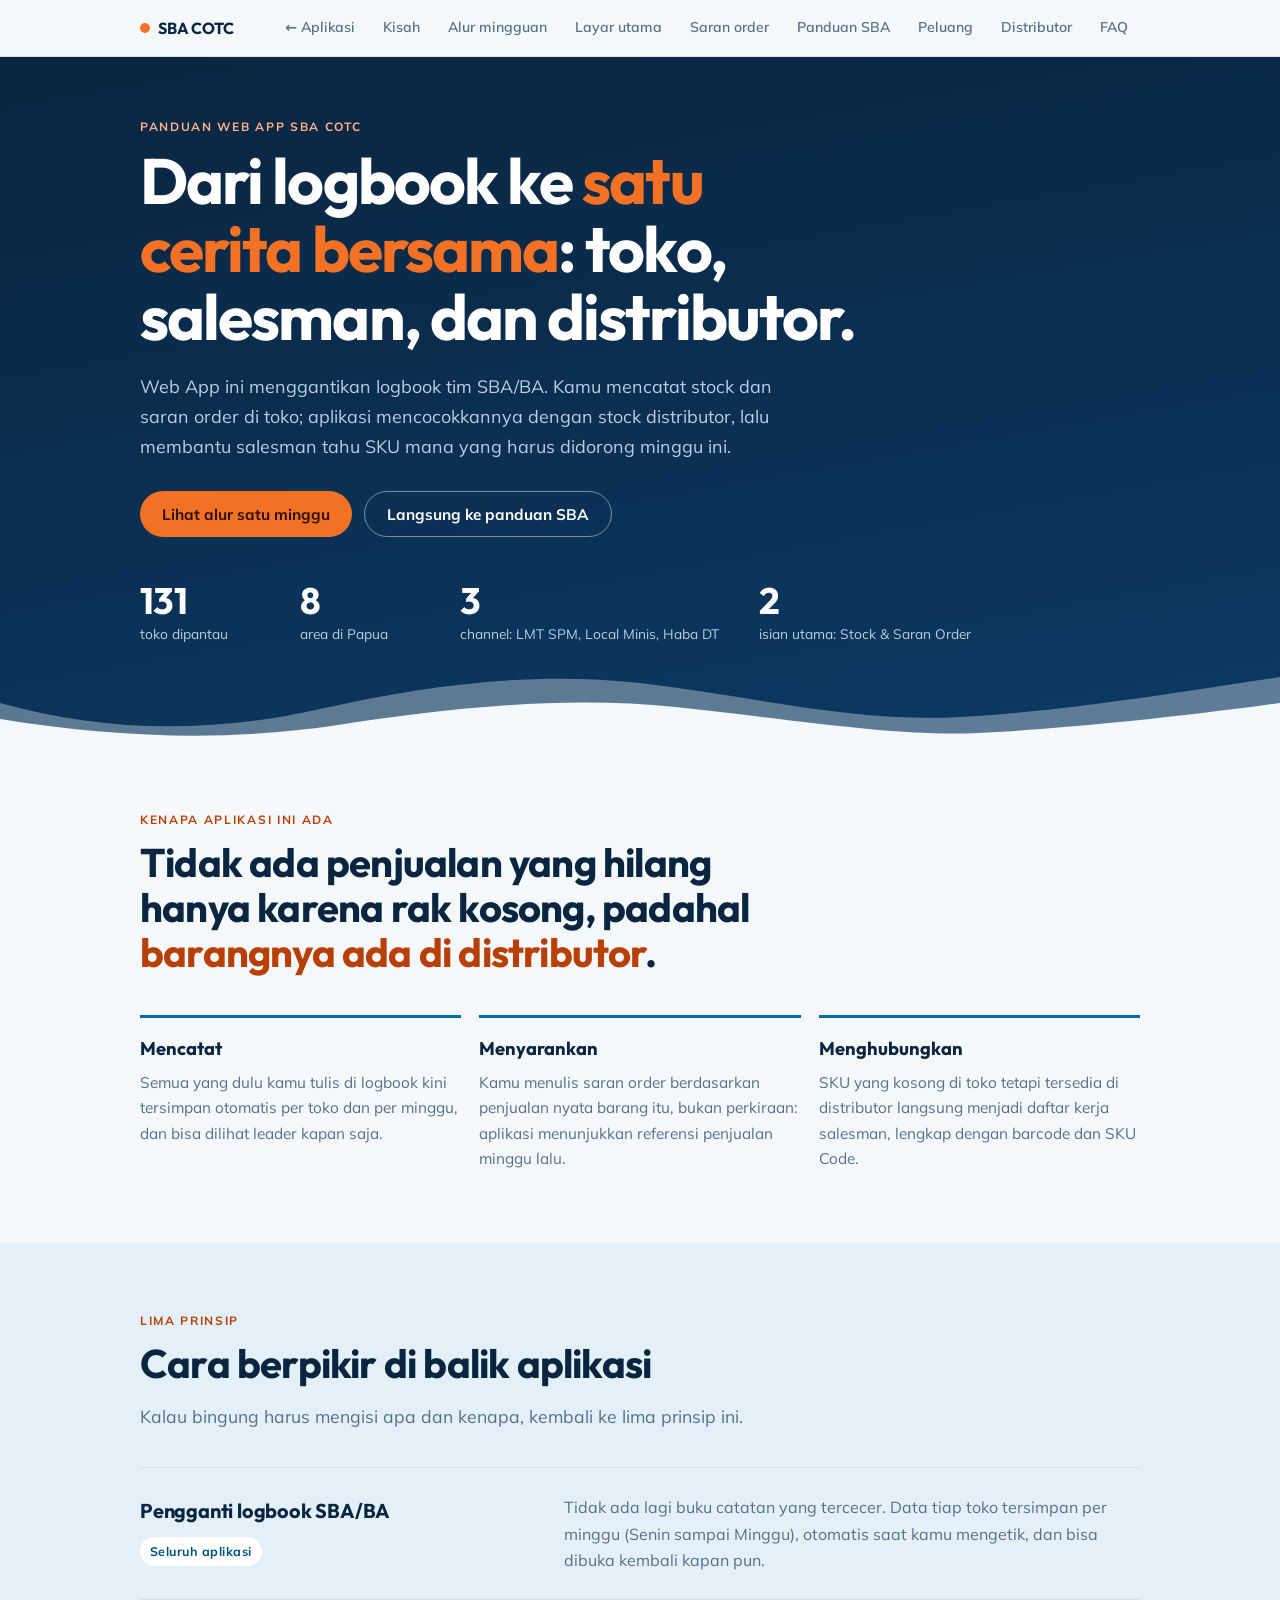
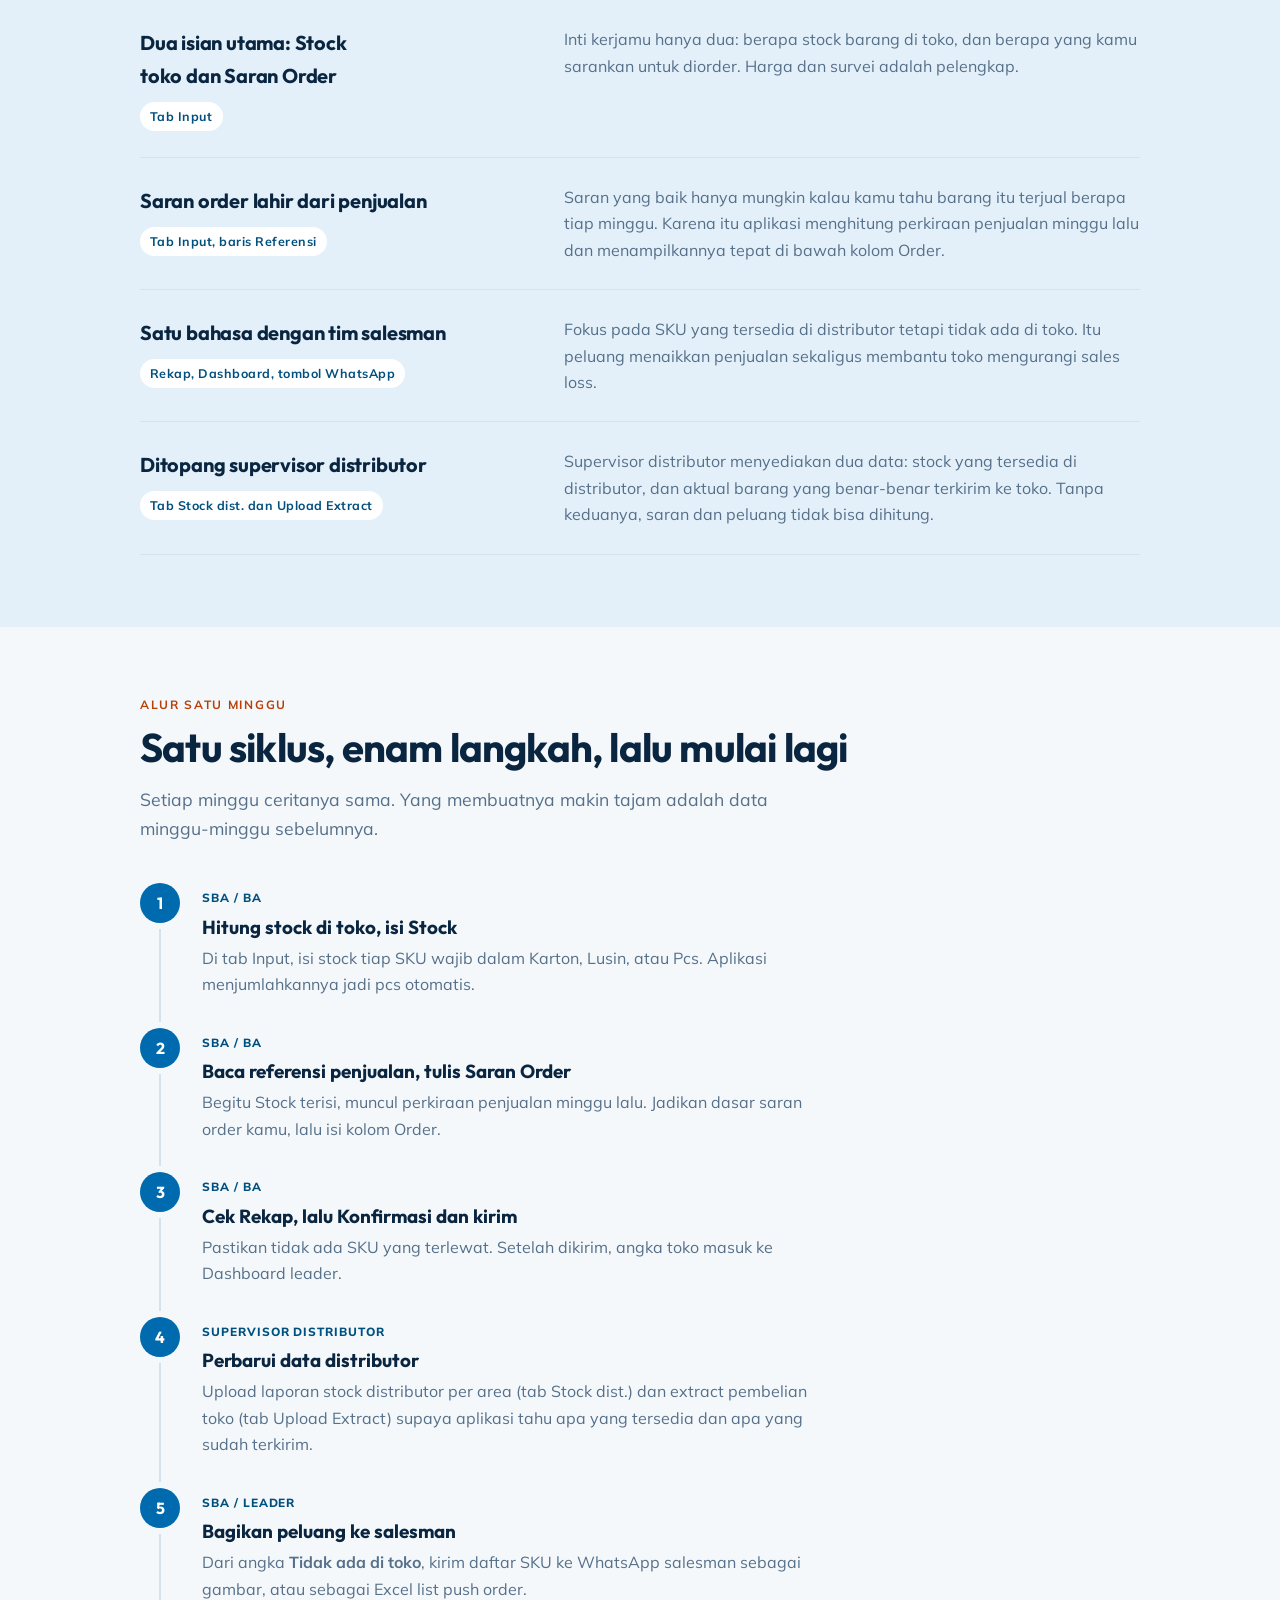
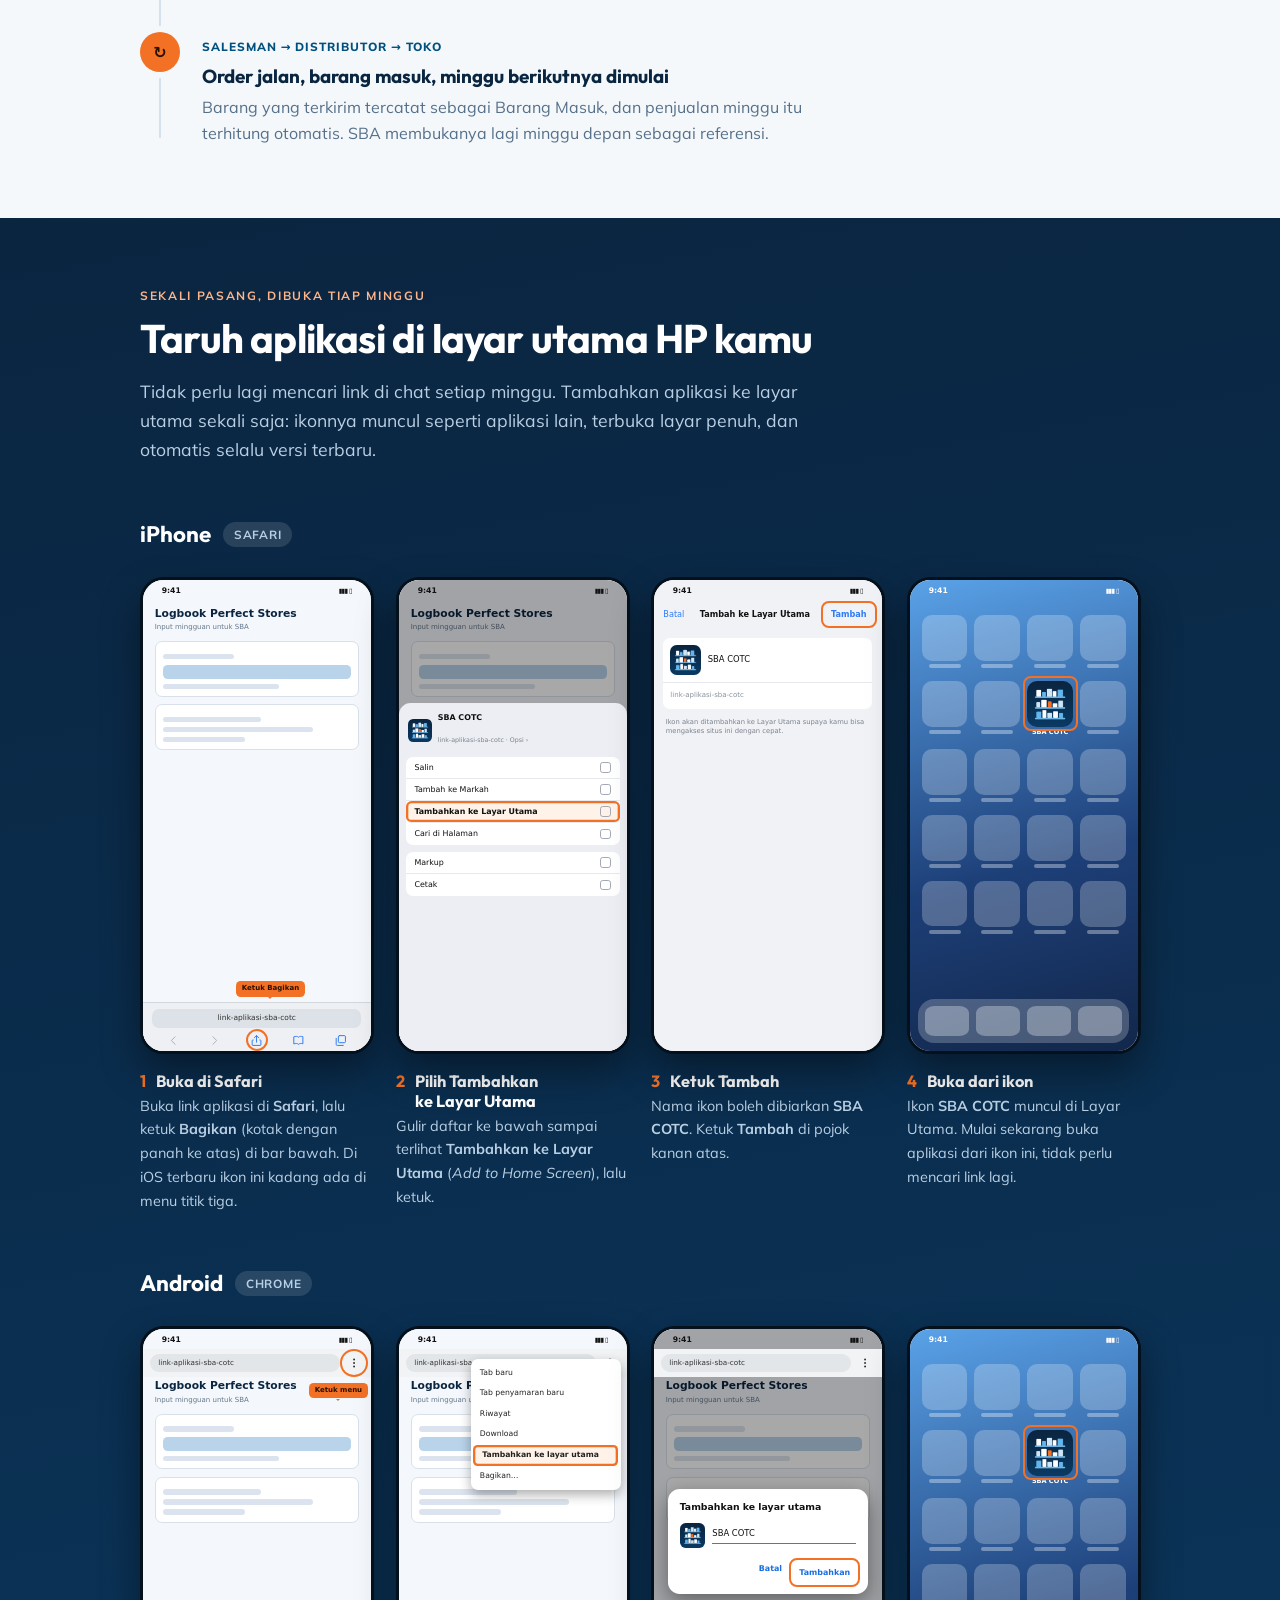
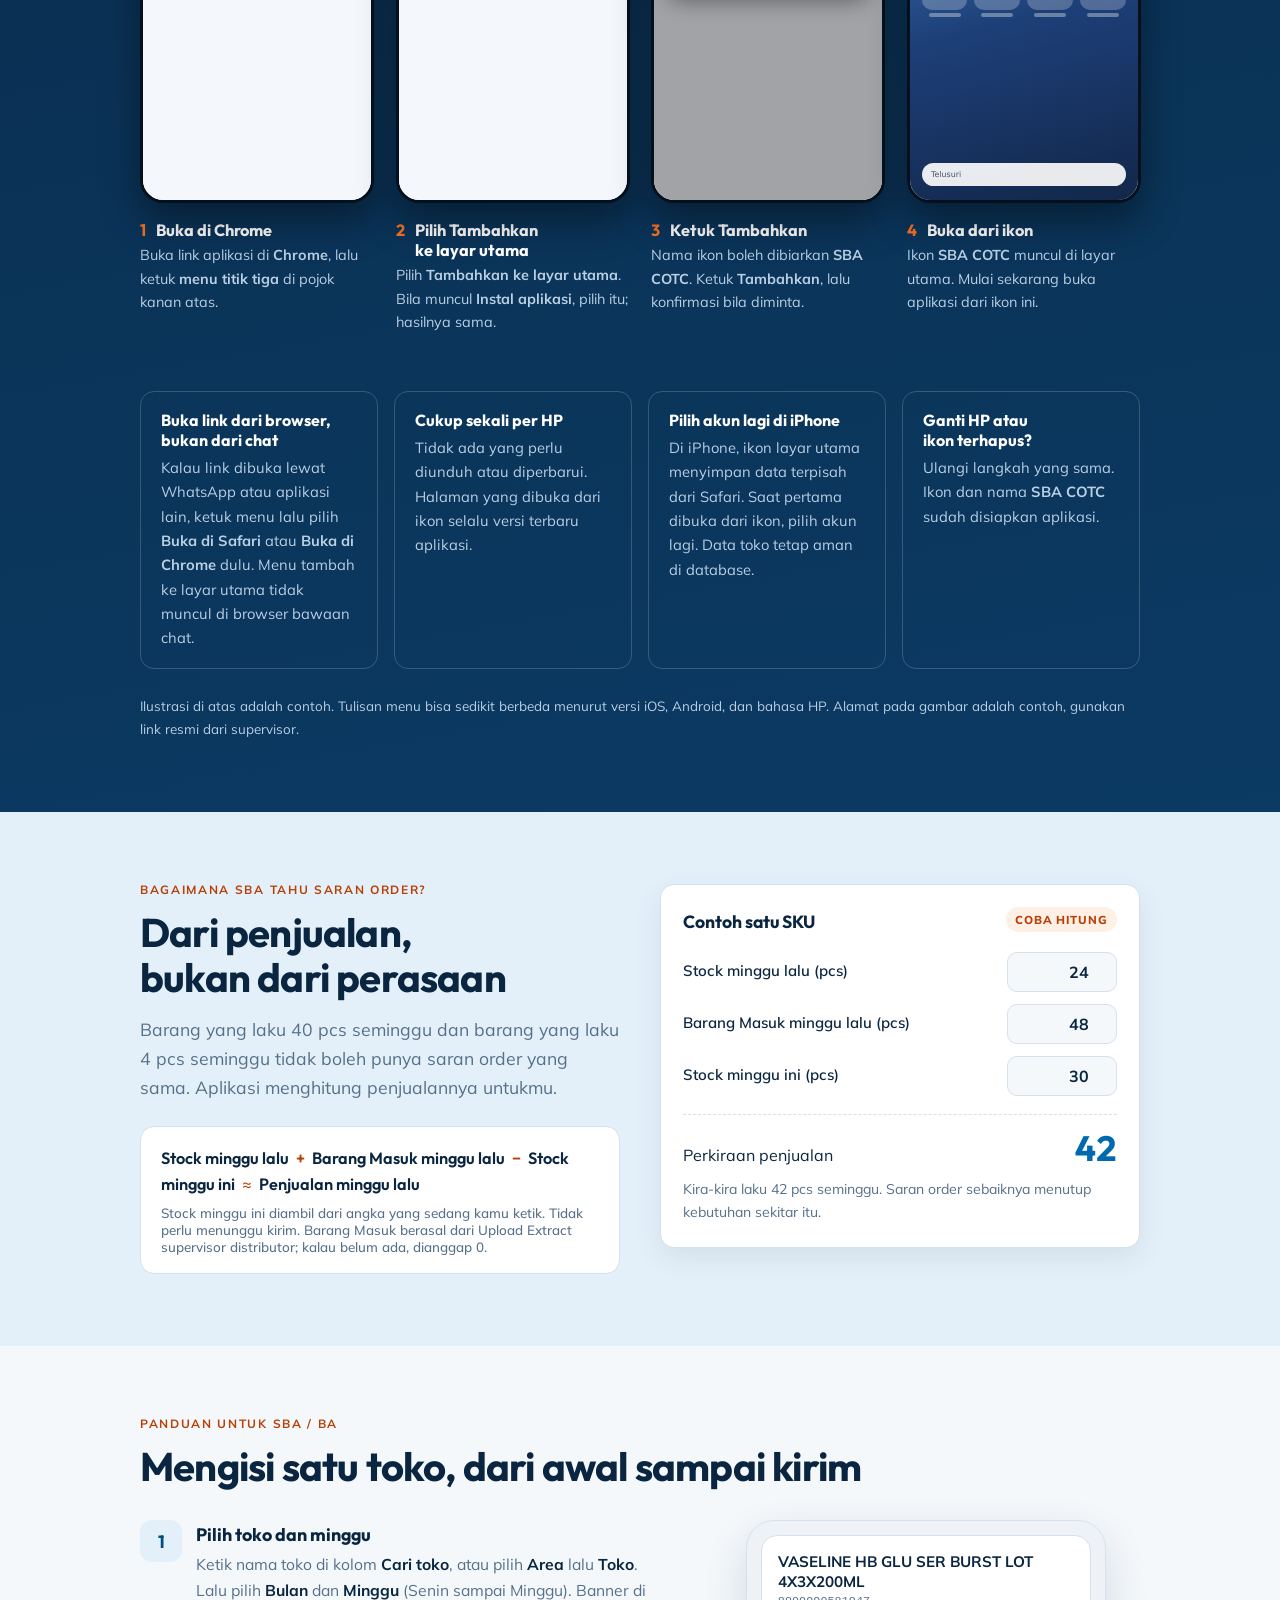
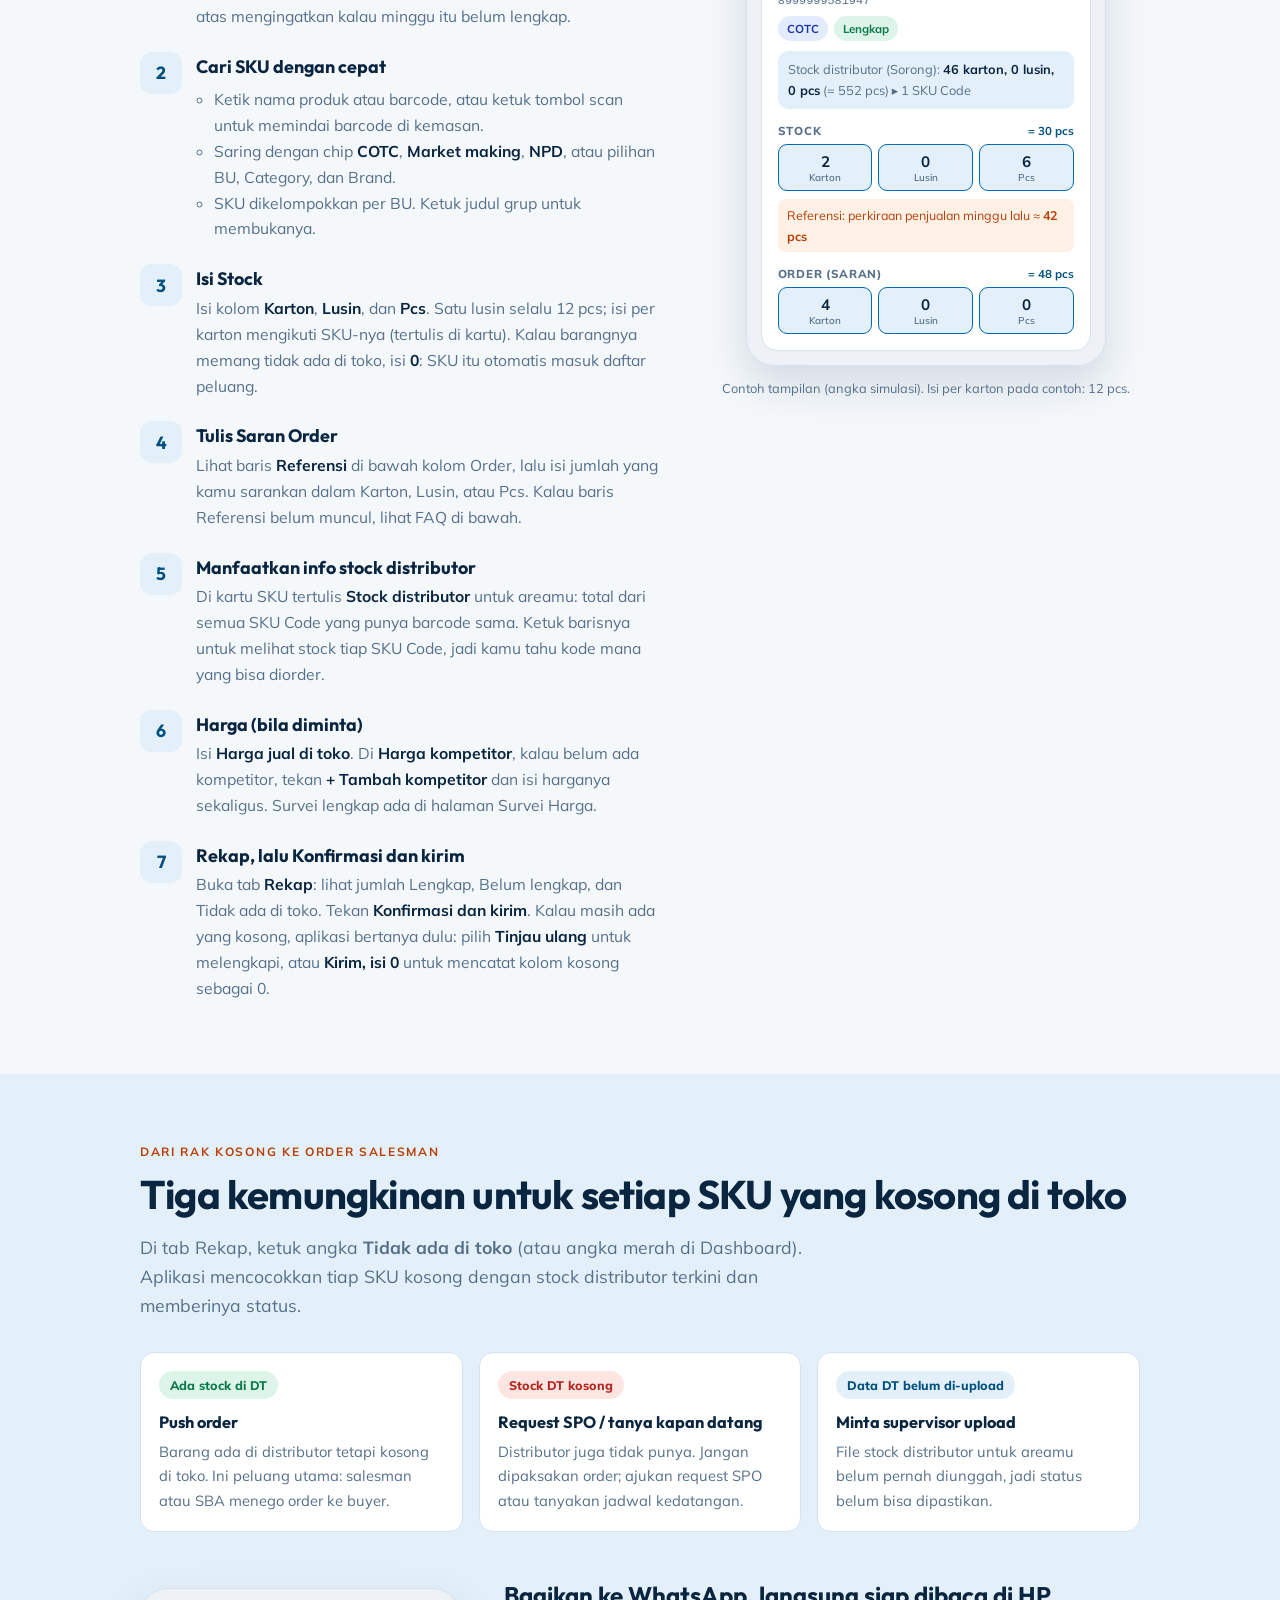
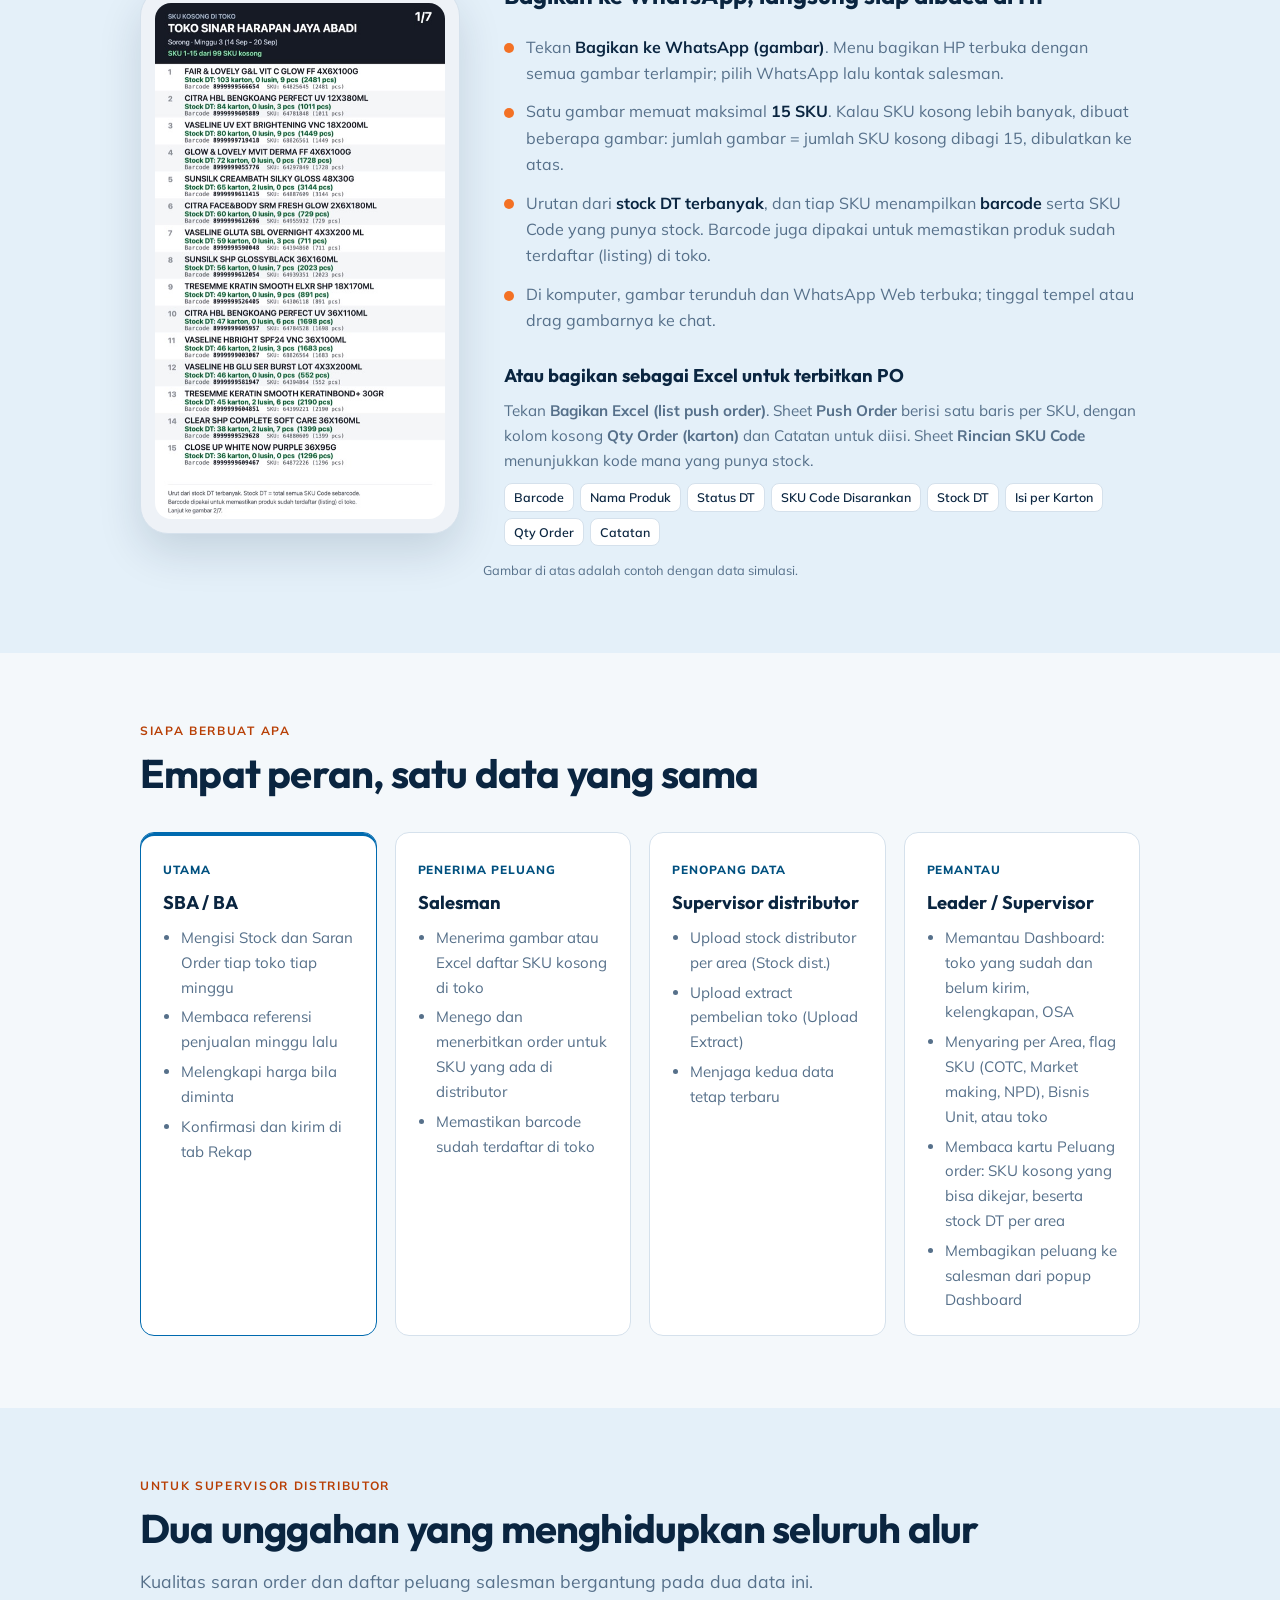
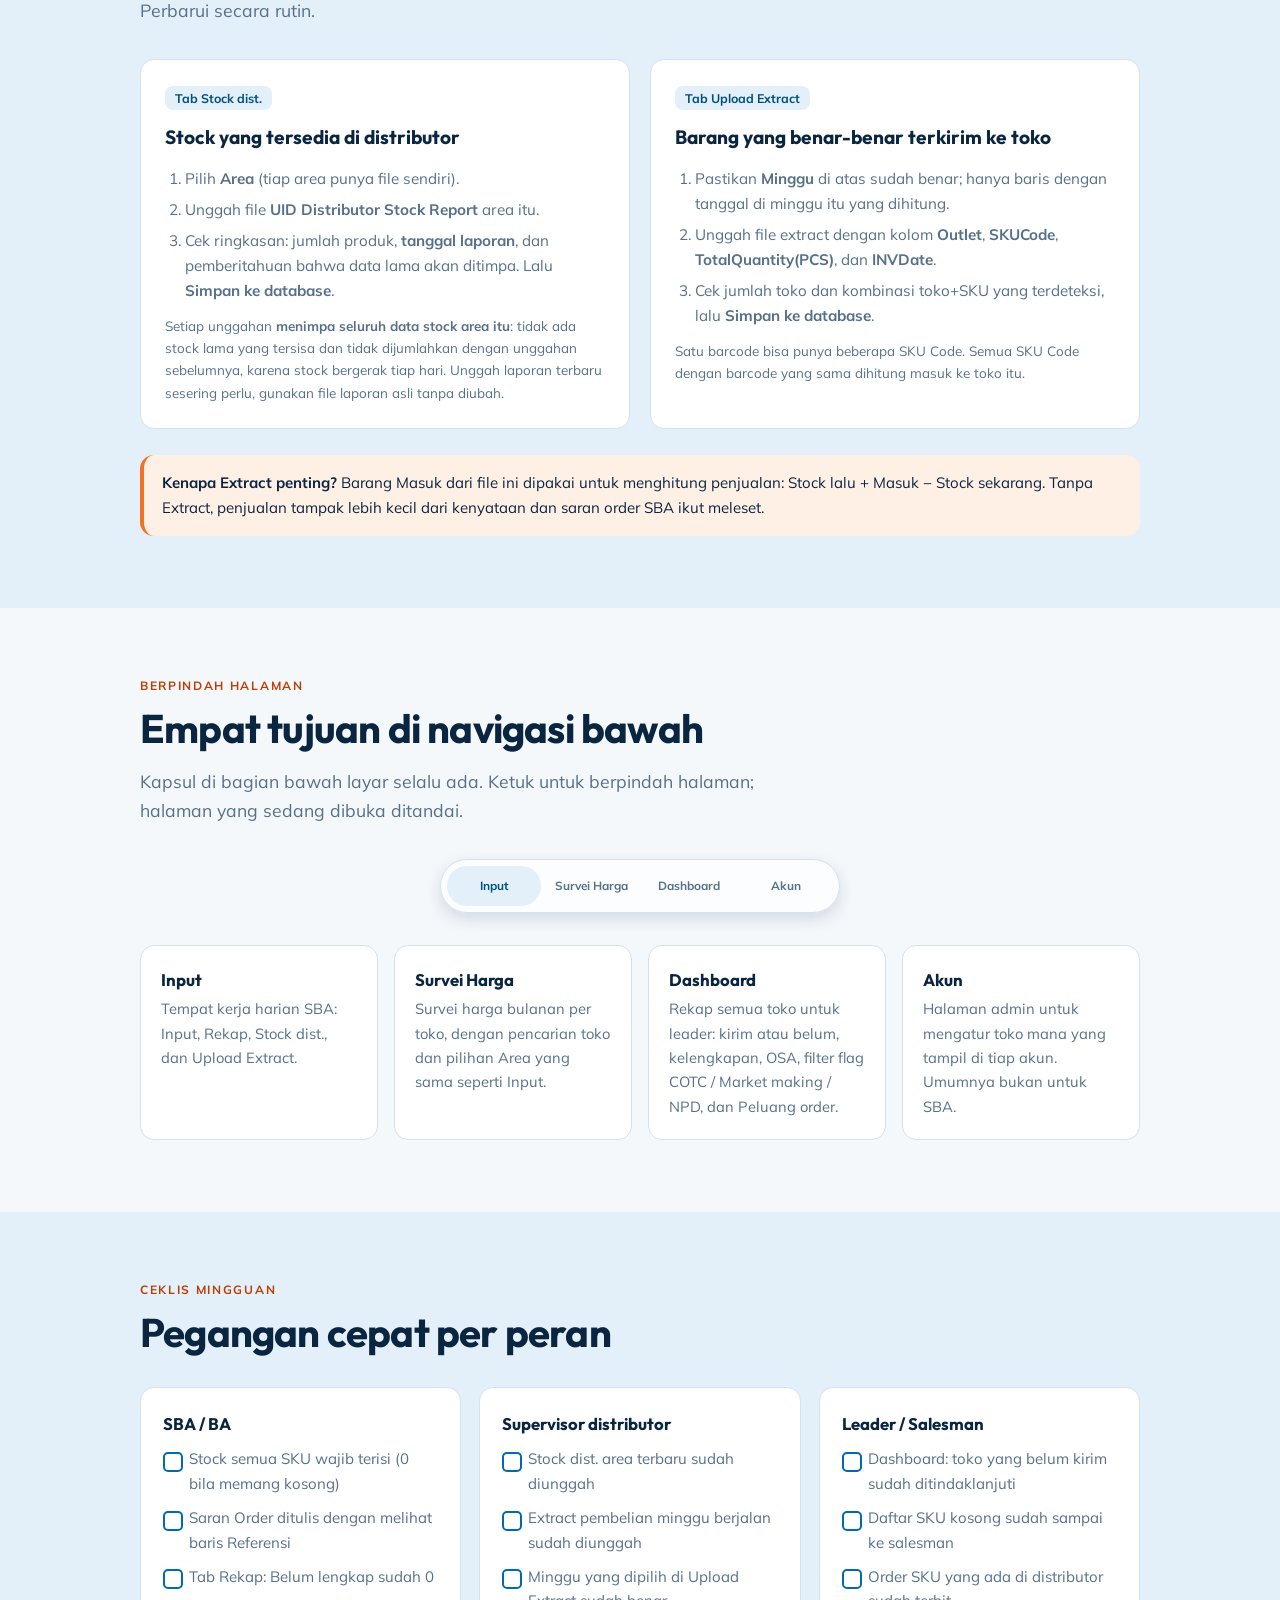
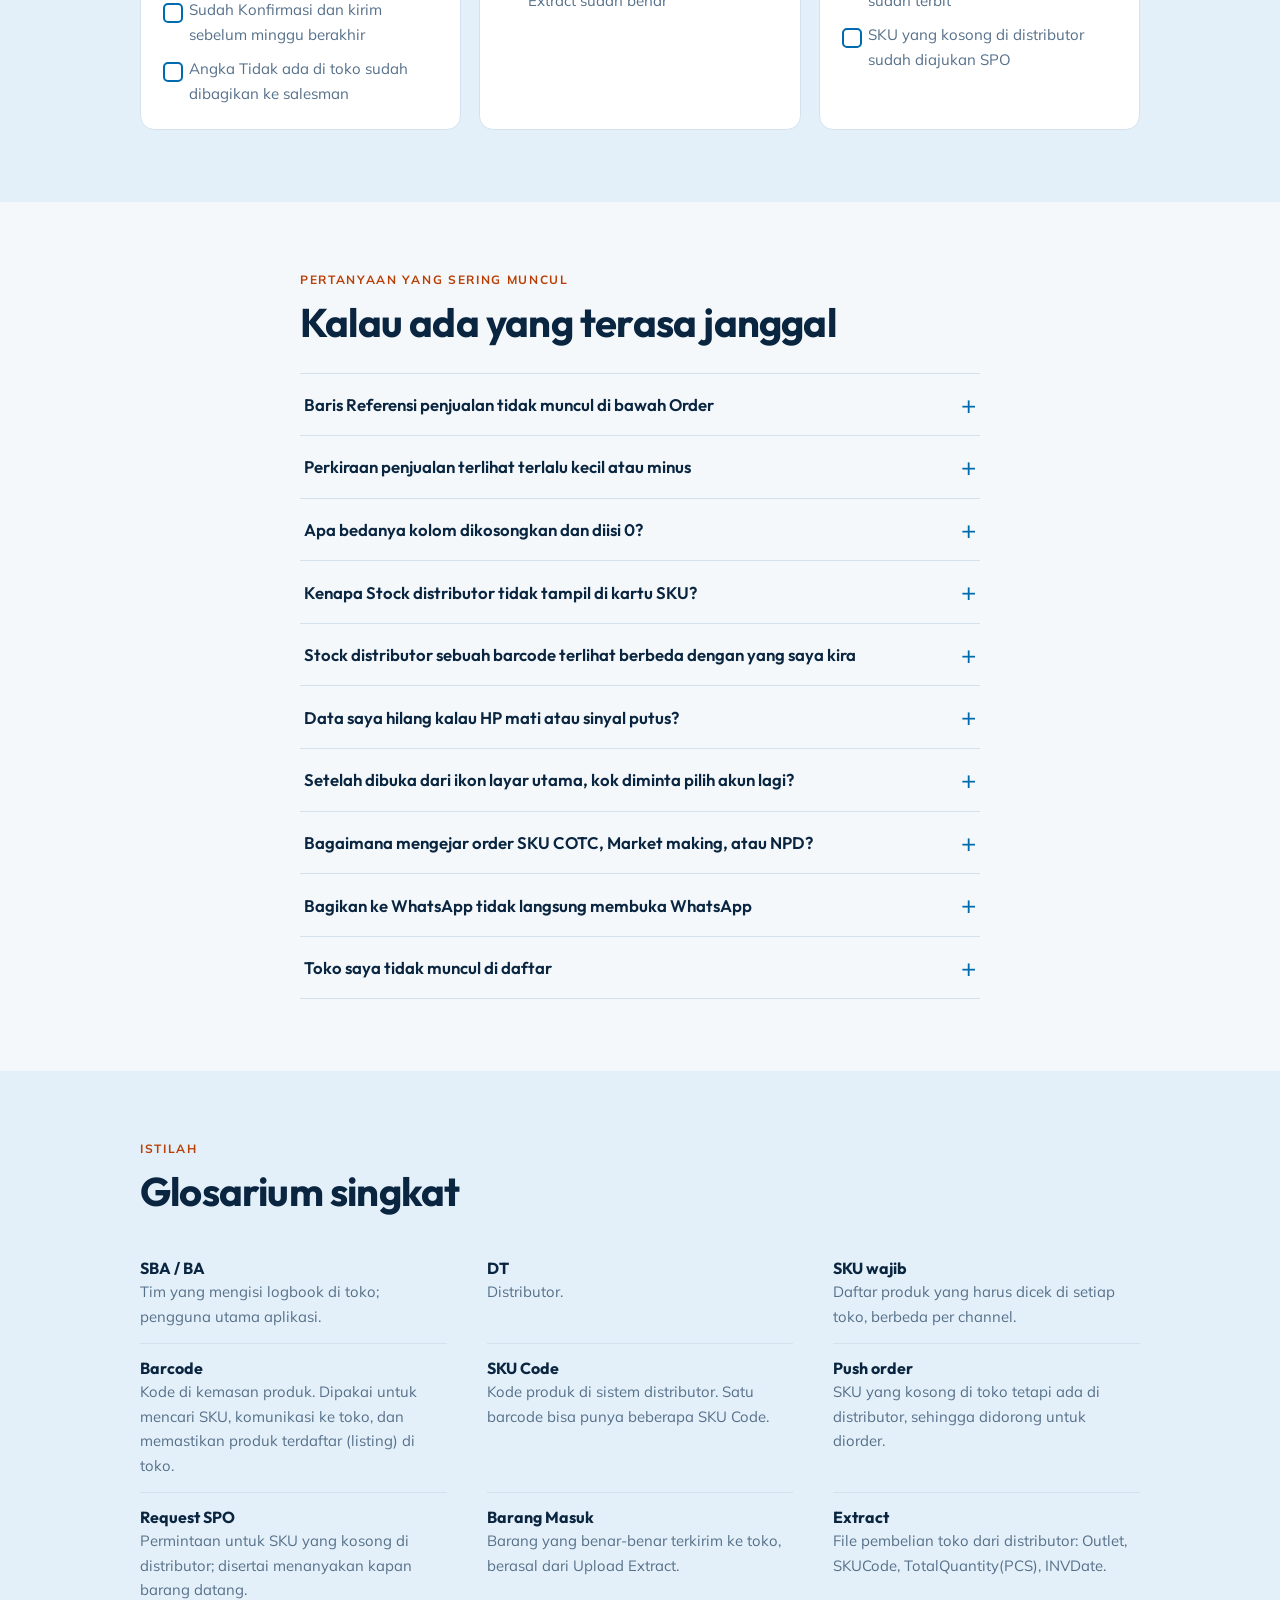
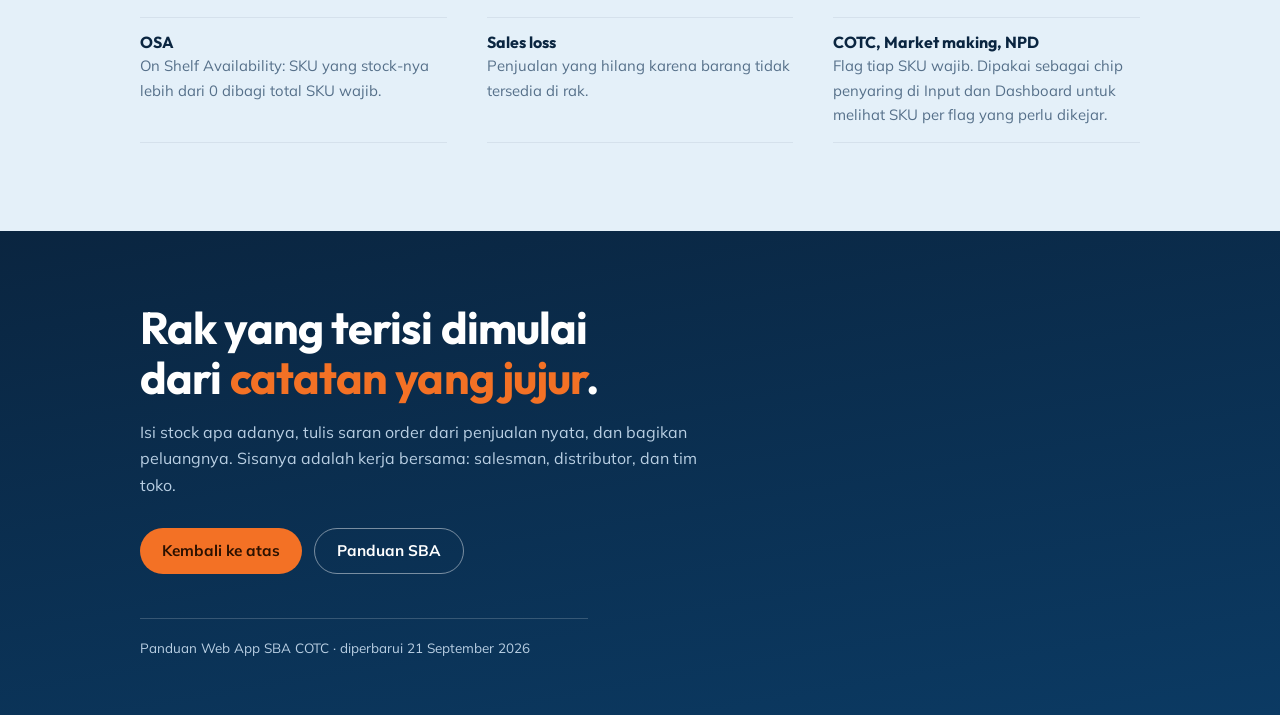
<file: panduan.html>
<!doctype html>
<html lang="id">
<head>
<meta charset="utf-8">
<meta name="viewport" content="width=device-width, initial-scale=1.0, viewport-fit=cover">
<meta name="color-scheme" content="light dark">
<link rel="manifest" href="manifest.webmanifest">
<link rel="icon" type="image/png" sizes="192x192" href="assets/icons/icon-192.png">
<link rel="apple-touch-icon" href="assets/icons/apple-touch-icon.png">
<meta name="theme-color" content="#f4f8fb" media="(prefers-color-scheme: light)">
<meta name="theme-color" content="#071a2c" media="(prefers-color-scheme: dark)">
<meta name="apple-mobile-web-app-capable" content="yes">
<meta name="mobile-web-app-capable" content="yes">
<meta name="apple-mobile-web-app-title" content="SBA COTC">
<meta name="apple-mobile-web-app-status-bar-style" content="default">
<title>Panduan SBA COTC</title>
<link rel="preconnect" href="https://fonts.googleapis.com">
<link rel="preconnect" href="https://fonts.gstatic.com" crossorigin>
<link rel="stylesheet" href="https://fonts.googleapis.com/css2?family=Mulish:wght@400;500;600;700;800&family=Outfit:wght@500;600;700&display=swap">
<style>
body { margin: 0; }
img { max-width: 100%; }
:root {
  /* Palet: laut, bukan korporat kaku. Biru laut + navy sebagai fondasi, oranye matahari hanya untuk penanda. */
  --ink: #0a2540;          /* navy: teks utama, latar hero */
  --ocean: #006aaf;        /* biru laut: tautan, tombol, garis */
  --ocean-deep: #00507f;
  --tide: #e4f0f9;         /* biru pasang: latar lembut */
  --foam: #f4f8fb;         /* busa: latar halaman (putih condong biru) */
  --surface: #ffffff;
  --slate: #56708a;        /* teks sekunder */
  --line: #d5e1ec;
  --sun: #f37125;          /* oranye: penanda / angka besar */
  --sun-text: #b83f05;     /* oranye untuk teks kecil (kontras cukup) */
  --sun-tint: #fff0e6;
  --good: #0d7a4d;
  --good-tint: #ddf4e8;
  --warn-tint: #fdeccb;
  --bad: #b3261e;
  --bad-tint: #fde5e2;
  --hero-a: #0a2540;
  --hero-b: #0b3a63;
  --on-hero: #ffffff;
  --on-hero-soft: #b9cfe3;
  --radius: 14px;
  --font-display: "Outfit", "Mulish", system-ui, -apple-system, "Segoe UI", sans-serif;
  --font-body: "Mulish", system-ui, -apple-system, "Segoe UI", Roboto, sans-serif;
}
@media (prefers-color-scheme: dark) {
  :root:not([data-theme="light"]) {
    --ink: #e8f1f8; --ocean: #62b6ee; --ocean-deep: #8ccbf5; --tide: #0f2d47; --foam: #071a2c;
    --surface: #0c2338; --slate: #93aec6; --line: #1c3a55; --sun: #ff8f4d; --sun-text: #ffa46e; --sun-tint: #3a2314;
    --good: #59d39b; --good-tint: #0e3a2a; --warn-tint: #3c2f10; --bad: #ff8a80; --bad-tint: #3e1a18;
    --hero-a: #061626; --hero-b: #0a2c4b; --on-hero: #ffffff; --on-hero-soft: #a9c4db;
  }
}
:root[data-theme="dark"] {
  --ink: #e8f1f8; --ocean: #62b6ee; --ocean-deep: #8ccbf5; --tide: #0f2d47; --foam: #071a2c;
  --surface: #0c2338; --slate: #93aec6; --line: #1c3a55; --sun: #ff8f4d; --sun-text: #ffa46e; --sun-tint: #3a2314;
  --good: #59d39b; --good-tint: #0e3a2a; --warn-tint: #3c2f10; --bad: #ff8a80; --bad-tint: #3e1a18;
  --hero-a: #061626; --hero-b: #0a2c4b; --on-hero: #ffffff; --on-hero-soft: #a9c4db;
}

* { box-sizing: border-box; }
html { scroll-behavior: smooth; scroll-padding-top: 76px; }
body {
  background: var(--foam);
  color: var(--ink);
  font: 400 16px/1.65 var(--font-body);
  -webkit-font-smoothing: antialiased;
}
@media (prefers-reduced-motion: reduce) { html { scroll-behavior: auto; } }
a { color: var(--ocean); }
h1, h2, h3, h4 { font-family: var(--font-display); text-wrap: balance; margin: 0; }
p { margin: 0; }
.wrap { max-width: 1040px; margin: 0 auto; padding-inline: 20px; }
.narrow { max-width: 720px; }
.eyebrow { font: 700 12px/1 var(--font-body); letter-spacing: .14em; text-transform: uppercase; color: var(--sun-text); margin-bottom: 14px; }
.section { padding-block: 72px; }
.section.tint { background: var(--tide); }
.section h2 { font-size: clamp(1.7rem, 4.2vw, 2.5rem); line-height: 1.12; letter-spacing: -.02em; font-weight: 700; }
.lead { font-size: 1.1rem; color: var(--slate); max-width: 62ch; margin-top: 16px; }
.mini { font-size: .84rem; color: var(--slate); }

/* ---------- bar navigasi atas ---------- */
.topbar {
  position: sticky; top: env(safe-area-inset-top, 0px); z-index: 20;
  background: color-mix(in srgb, var(--foam) 88%, transparent);
  -webkit-backdrop-filter: blur(12px); backdrop-filter: blur(12px);
  border-bottom: 1px solid var(--line);
}
.topbar .wrap { display: flex; align-items: center; gap: 20px; height: 56px; }
.brand { font: 700 1rem var(--font-display); letter-spacing: -.01em; white-space: nowrap; color: var(--ink); text-decoration: none; display: flex; align-items: center; gap: 8px; }
.brand i { width: 10px; height: 10px; border-radius: 50%; background: var(--sun); display: inline-block; }
.topbar nav { display: flex; gap: 4px; overflow-x: auto; scrollbar-width: none; margin-left: auto; }
.topbar nav::-webkit-scrollbar { display: none; }
.topbar nav a { font-size: .88rem; font-weight: 600; text-decoration: none; color: var(--slate); padding: 8px 12px; border-radius: 999px; white-space: nowrap; }
.topbar nav a:hover { color: var(--ink); background: var(--tide); }
a:focus-visible, summary:focus-visible, input:focus-visible, button:focus-visible { outline: 3px solid var(--sun); outline-offset: 2px; border-radius: 6px; }

/* ---------- hero ---------- */
.hero { background: linear-gradient(170deg, var(--hero-a), var(--hero-b)); color: var(--on-hero); padding-top: 64px; position: relative; overflow: hidden; }
.hero .wrap { position: relative; z-index: 1; }
.hero .eyebrow { color: #ffb489; }
.hero h1 { font-size: clamp(2.1rem, 6.2vw, 4rem); line-height: 1.06; letter-spacing: -.03em; font-weight: 700; max-width: 17ch; }
.hero h1 em { font-style: normal; color: var(--sun); }
.hero .sub { margin-top: 22px; font-size: 1.12rem; color: var(--on-hero-soft); max-width: 58ch; }
.cta { display: flex; flex-wrap: wrap; gap: 12px; margin-top: 30px; }
.btn { display: inline-flex; align-items: center; min-height: 46px; padding: 0 22px; border-radius: 999px; font-weight: 700; text-decoration: none; font-size: .96rem; }
.btn.primary { background: var(--sun); color: #2b1100; }
.btn.ghost { border: 1.5px solid rgb(255 255 255 / .45); color: #fff; }
.btn:hover { filter: brightness(1.06); }
.hero-stats { display: flex; flex-wrap: wrap; gap: 14px 40px; margin-top: 46px; padding-bottom: 96px; }
.hero-stats div { min-width: 120px; }
.hero-stats b { display: block; font: 700 2.3rem/1 var(--font-display); letter-spacing: -.02em; }
.hero-stats span { font-size: .86rem; color: var(--on-hero-soft); }
.waves { position: absolute; left: 0; right: 0; bottom: -1px; width: 100%; height: 84px; display: block; }

/* ---------- visi / misi ---------- */
.vision { font: 600 clamp(1.5rem, 3.6vw, 2.3rem)/1.25 var(--font-display); letter-spacing: -.02em; max-width: 24ch; }
.vision mark { background: none; color: var(--sun-text); }
.mission { display: grid; grid-template-columns: repeat(auto-fit, minmax(220px, 1fr)); gap: 18px; margin-top: 40px; }
.mission > div { padding-top: 16px; border-top: 3px solid var(--ocean); }
.mission h3 { font-size: 1.15rem; margin-bottom: 6px; }
.mission p { color: var(--slate); font-size: .96rem; }

/* ---------- lima prinsip ---------- */
.principles { margin-top: 36px; border-top: 1px solid var(--line); }
.principle { display: grid; grid-template-columns: minmax(0, 1fr) minmax(0, 1.5fr); gap: 8px 40px; padding-block: 26px; border-bottom: 1px solid var(--line); }
.principle h3 { font-size: 1.25rem; letter-spacing: -.01em; }
.principle p { color: var(--slate); }
.where { display: inline-block; margin-top: 10px; font-size: .78rem; font-weight: 700; letter-spacing: .04em; color: var(--ocean-deep); background: var(--tide); padding: 4px 10px; border-radius: 999px; }
.section.tint .where { background: var(--surface); }
@media (max-width: 720px) { .principle { grid-template-columns: 1fr; } }

/* ---------- timeline satu minggu ---------- */
.timeline { list-style: none; margin: 40px 0 0; padding: 0; position: relative; }
.timeline::before { content: ""; position: absolute; left: 19px; top: 8px; bottom: 8px; width: 2px; background: var(--line); }
.timeline li { position: relative; padding: 0 0 30px 62px; }
.timeline li:last-child { padding-bottom: 0; }
.timeline .dot { position: absolute; left: 0; top: 0; width: 40px; height: 40px; border-radius: 50%; background: var(--ocean); color: #fff; font: 700 1rem var(--font-display); display: grid; place-items: center; box-shadow: 0 0 0 6px var(--foam); }
.section.tint .timeline .dot { box-shadow: 0 0 0 6px var(--tide); }
.timeline li.loop .dot { background: var(--sun); color: #2b1100; }
.timeline h3 { font-size: 1.18rem; margin-bottom: 2px; }
.timeline p { color: var(--slate); max-width: 62ch; }
.who { display: inline-block; font-size: .74rem; font-weight: 800; letter-spacing: .08em; text-transform: uppercase; color: var(--ocean-deep); margin-bottom: 4px; }

/* ---------- rumus + kalkulator ---------- */
.two { display: grid; grid-template-columns: minmax(0, 1fr) minmax(0, 1fr); gap: 40px; align-items: start; }
@media (max-width: 820px) { .two { grid-template-columns: 1fr; gap: 28px; } }
.formula { margin-top: 24px; font: 600 1.02rem/1.6 var(--font-display); background: var(--surface); border: 1px solid var(--line); border-radius: var(--radius); padding: 18px 20px; }
.formula .op { color: var(--sun-text); padding-inline: 4px; }
.formula small { display: block; font: 500 .84rem var(--font-body); color: var(--slate); margin-top: 6px; }
.calc { background: var(--surface); border: 1px solid var(--line); border-radius: var(--radius); padding: 22px; box-shadow: 0 10px 28px rgb(10 37 64 / .08); }
.calc h3 { font-size: 1.1rem; }
.calc .tag { float: right; font-size: .72rem; font-weight: 800; letter-spacing: .08em; text-transform: uppercase; color: var(--sun-text); background: var(--sun-tint); padding: 3px 9px; border-radius: 999px; }
.calc .rows { display: grid; gap: 12px; margin-top: 16px; }
.calc label { display: flex; align-items: center; justify-content: space-between; gap: 12px; font-size: .94rem; font-weight: 600; }
.calc input { width: 110px; font: 700 1rem var(--font-body); font-variant-numeric: tabular-nums; text-align: right; padding: 9px 12px; border-radius: 10px; border: 1.5px solid var(--line); background: var(--foam); color: var(--ink); }
.calc .out { margin-top: 18px; padding-top: 16px; border-top: 1px dashed var(--line); display: flex; align-items: baseline; justify-content: space-between; gap: 12px; }
.calc .out b { font: 700 2.2rem/1 var(--font-display); color: var(--ocean); font-variant-numeric: tabular-nums; }
.calc .hint { margin-top: 10px; font-size: .88rem; color: var(--slate); min-height: 2.6em; }

/* ---------- langkah SBA + mockup ---------- */
.steps { list-style: none; counter-reset: s; margin: 32px 0 0; padding: 0; display: grid; gap: 22px; }
.steps > li { counter-increment: s; display: grid; grid-template-columns: 42px minmax(0, 1fr); gap: 14px; }
.steps > li::before { content: counter(s); width: 42px; height: 42px; border-radius: 12px; background: var(--tide); color: var(--ocean-deep); font: 700 1.1rem var(--font-display); display: grid; place-items: center; }
.steps h3 { font-size: 1.12rem; margin-bottom: 2px; }
.steps p, .steps ul { color: var(--slate); font-size: .98rem; }
.steps ul { margin: 6px 0 0; padding-left: 18px; }
.steps b { color: var(--ink); }
.split { display: grid; grid-template-columns: minmax(0, 1.1fr) minmax(0, .9fr); gap: 48px; align-items: start; }
@media (max-width: 900px) { .split { grid-template-columns: 1fr; gap: 32px; } }
.stick { position: sticky; top: 84px; }
@media (max-width: 900px) { .stick { position: static; } }

/* mockup kartu SKU (meniru tampilan aplikasi) */
.phone { background: #eef2f7; border: 1px solid var(--line); border-radius: 28px; padding: 14px; max-width: 360px; margin-inline: auto; box-shadow: 0 18px 44px rgb(10 37 64 / .14); }
:root[data-theme="dark"] .phone { background: #0a1b2d; }
@media (prefers-color-scheme: dark) { :root:not([data-theme="light"]) .phone { background: #0a1b2d; } }
.mock { background: var(--surface); border-radius: 16px; padding: 16px; border: 1px solid var(--line); }
.mock .nm { font-weight: 700; font-size: .95rem; line-height: 1.3; }
.mock .bc { font: 500 .74rem ui-monospace, "SF Mono", Menlo, monospace; color: var(--slate); margin: 2px 0 8px; }
.badges { display: flex; flex-wrap: wrap; gap: 6px; }
.b { font-size: .72rem; font-weight: 700; padding: 3px 9px; border-radius: 999px; }
.b.flag { background: #e3ebff; color: #1c35ac; }
.b.ok { background: var(--good-tint); color: var(--good); }
.b.zero { background: var(--bad-tint); color: var(--bad); }
:root[data-theme="dark"] .b.flag { background: #18264d; color: #9db9ff; }
@media (prefers-color-scheme: dark) { :root:not([data-theme="light"]) .b.flag { background: #18264d; color: #9db9ff; } }
.dt { margin-top: 10px; font-size: .8rem; color: var(--slate); background: var(--tide); border-radius: 10px; padding: 8px 10px; }
.dt b { color: var(--ink); }
.field { margin-top: 12px; }
.field .lab { font-size: .72rem; font-weight: 800; letter-spacing: .06em; text-transform: uppercase; color: var(--slate); margin-bottom: 4px; display: flex; justify-content: space-between; }
.field .lab span { text-transform: none; letter-spacing: 0; font-weight: 700; color: var(--ocean-deep); }
.trio { display: grid; grid-template-columns: repeat(3, 1fr); gap: 6px; }
.trio div { border: 1.5px solid var(--line); border-radius: 9px; padding: 7px 4px; text-align: center; font: 700 .95rem var(--font-body); font-variant-numeric: tabular-nums; background: var(--foam); }
.trio div small { display: block; font-size: .62rem; color: var(--slate); font-weight: 600; }
.trio div.on { border-color: var(--ocean); background: var(--tide); }
.ref { margin-top: 8px; font-size: .78rem; color: var(--sun-text); background: var(--sun-tint); border-radius: 8px; padding: 6px 9px; }
.caption { text-align: center; font-size: .8rem; color: var(--slate); margin-top: 12px; }

/* ---------- peluang: dari rak kosong ke order ---------- */
.flow3 { display: grid; grid-template-columns: repeat(3, minmax(0, 1fr)); gap: 16px; margin-top: 32px; }
@media (max-width: 820px) { .flow3 { grid-template-columns: 1fr; } }
.state { background: var(--surface); border: 1px solid var(--line); border-radius: var(--radius); padding: 18px; }
.state .pill { display: inline-block; font-size: .78rem; font-weight: 800; padding: 4px 11px; border-radius: 999px; margin-bottom: 10px; }
.state .pill.g { background: var(--good-tint); color: var(--good); }
.state .pill.r { background: var(--bad-tint); color: var(--bad); }
.state .pill.n { background: var(--tide); color: var(--ocean-deep); }
.state h3 { font-size: 1.02rem; margin-bottom: 4px; }
.state p { color: var(--slate); font-size: .92rem; }
.share { display: grid; grid-template-columns: minmax(0, 320px) minmax(0, 1fr); gap: 44px; align-items: center; margin-top: 44px; }
@media (max-width: 760px) { .share { grid-template-columns: 1fr; } .share .phone { order: 2; } }
.wa { display: block; width: 100%; border-radius: 16px; }
.facts { list-style: none; padding: 0; margin: 18px 0 0; display: grid; gap: 12px; }
.facts li { padding-left: 22px; position: relative; color: var(--slate); }
.facts li::before { content: ""; position: absolute; left: 0; top: .62em; width: 10px; height: 10px; border-radius: 50%; background: var(--sun); }
.facts b { color: var(--ink); }
.cols { display: flex; flex-wrap: wrap; gap: 6px; margin-top: 10px; }
.cols span { font-size: .78rem; font-weight: 600; background: var(--surface); border: 1px solid var(--line); border-radius: 8px; padding: 3px 9px; color: var(--ink); }

/* ---------- peran ---------- */
.roles { display: grid; grid-template-columns: repeat(auto-fit, minmax(230px, 1fr)); gap: 18px; margin-top: 36px; }
.role { background: var(--surface); border: 1px solid var(--line); border-radius: var(--radius); padding: 22px; }
.role .who { margin-bottom: 8px; }
.role h3 { font-size: 1.15rem; margin-bottom: 8px; }
.role ul { margin: 0; padding-left: 18px; color: var(--slate); font-size: .94rem; }
.role li + li { margin-top: 5px; }
.role.lead-role { border-color: var(--ocean); box-shadow: inset 0 3px 0 var(--ocean); }

/* ---------- supervisor distributor ---------- */
.upl { display: grid; grid-template-columns: repeat(auto-fit, minmax(300px, 1fr)); gap: 20px; margin-top: 34px; }
.upl > div { background: var(--surface); border: 1px solid var(--line); border-radius: var(--radius); padding: 24px; }
.upl h3 { font-size: 1.2rem; }
.upl .tabname { display: inline-block; font: 700 .78rem var(--font-body); background: var(--tide); color: var(--ocean-deep); padding: 4px 10px; border-radius: 8px; margin-bottom: 12px; }
.upl ol { margin: 12px 0 0; padding-left: 20px; color: var(--slate); font-size: .95rem; }
.upl li + li { margin-top: 6px; }
.note { margin-top: 26px; padding: 16px 18px; border-radius: var(--radius); background: var(--sun-tint); color: var(--ink); font-size: .94rem; border-left: 4px solid var(--sun); }

/* ---------- navigasi & halaman ---------- */
.navdemo { display: grid; grid-template-columns: repeat(auto-fit, minmax(210px, 1fr)); gap: 16px; margin-top: 32px; }
.navdemo > div { padding: 20px; border-radius: var(--radius); background: var(--surface); border: 1px solid var(--line); }
.navdemo h3 { font-size: 1.05rem; margin-bottom: 4px; }
.navdemo p { color: var(--slate); font-size: .92rem; }
.capsule { display: flex; gap: 4px; padding: 6px; margin: 34px auto 0; max-width: 400px; border-radius: 999px; background: color-mix(in srgb, var(--surface) 70%, transparent); border: 1px solid var(--line); box-shadow: 0 6px 16px rgb(10 37 64 / .14); }
.capsule span { flex: 1; text-align: center; padding: 10px 0; font-size: .74rem; font-weight: 700; color: var(--slate); border-radius: 999px; }
.capsule span.on { background: var(--tide); color: var(--ocean-deep); }

/* ---------- ceklis ---------- */
.check { display: grid; grid-template-columns: repeat(auto-fit, minmax(240px, 1fr)); gap: 18px; margin-top: 32px; }
.check > div { background: var(--surface); border: 1px solid var(--line); border-radius: var(--radius); padding: 22px; }
.check h3 { font-size: 1.05rem; margin-bottom: 10px; }
.check ul { list-style: none; margin: 0; padding: 0; display: grid; gap: 9px; font-size: .94rem; color: var(--slate); }
.check li { padding-left: 26px; position: relative; }
.check li::before { content: ""; position: absolute; left: 0; top: .3em; width: 16px; height: 16px; border: 2px solid var(--ocean); border-radius: 5px; }

/* ---------- FAQ + glosarium ---------- */
details { border-bottom: 1px solid var(--line); }
details:first-of-type { border-top: 1px solid var(--line); }
summary { cursor: pointer; padding: 18px 4px; font: 600 1.05rem var(--font-display); list-style: none; display: flex; justify-content: space-between; gap: 16px; align-items: center; }
summary::-webkit-details-marker { display: none; }
summary::after { content: "+"; font: 500 1.6rem/1 var(--font-body); color: var(--ocean); flex: none; }
details[open] summary::after { content: "\2212"; }
details .ans { padding: 0 4px 20px; color: var(--slate); max-width: 68ch; }
.gloss { display: grid; grid-template-columns: repeat(auto-fit, minmax(280px, 1fr)); gap: 0 40px; margin-top: 30px; }
.gloss div { padding: 14px 0; border-bottom: 1px solid var(--line); }
.gloss dt { font: 700 1rem var(--font-display); }
.gloss dd { margin: 2px 0 0; color: var(--slate); font-size: .93rem; }

/* ---------- penutup ---------- */
.closing { background: linear-gradient(170deg, var(--hero-a), var(--hero-b)); color: var(--on-hero); padding-block: 72px 56px; position: relative; }
.closing h2 { font-size: clamp(1.7rem, 4.6vw, 2.8rem); line-height: 1.12; letter-spacing: -.02em; max-width: 20ch; }
.closing h2 em { font-style: normal; color: var(--sun); }
.closing p { color: var(--on-hero-soft); max-width: 56ch; margin-top: 16px; }
.closing .foot { margin-top: 44px; font-size: .84rem; color: var(--on-hero-soft); border-top: 1px solid rgb(255 255 255 / .18); padding-top: 18px; }
.closing .wrap { padding-bottom: env(safe-area-inset-bottom, 0px); }

/* ---------- pasang di layar utama (mockup HP) ---------- */
:root { --app-icon: url("[data-uri]"); }
.hs { background: linear-gradient(170deg, var(--hero-a), var(--hero-b)); color: var(--on-hero); }
.hs .eyebrow { color: #ffb489; }
.hs h2 { color: #fff; }
.hs .lead { color: var(--on-hero-soft); }
.hs-group { margin-top: 52px; }
.hs-group > h3 { font-size: 1.4rem; color: #fff; display: flex; align-items: center; flex-wrap: wrap; gap: 12px; }
.hs-group > h3 small { font: 700 .74rem var(--font-body); letter-spacing: .06em; text-transform: uppercase; color: var(--on-hero-soft); background: rgb(255 255 255 / .12); padding: 5px 11px; border-radius: 999px; }
.hs-steps { display: grid; grid-template-columns: repeat(4, minmax(0, 1fr)); gap: 26px 22px; margin-top: 24px; }
@media (max-width: 900px) { .hs-steps { grid-template-columns: repeat(2, minmax(0, 1fr)); } }
.hs-step h4 { font: 700 1.02rem var(--font-display); margin: 16px 0 4px; color: #fff; display: flex; gap: 10px; align-items: baseline; }
.hs-step h4 i { font-style: normal; color: var(--sun); }
.hs-step p { font-size: .9rem; color: var(--on-hero-soft); }
.hs-tips { display: grid; grid-template-columns: repeat(auto-fit, minmax(215px, 1fr)); gap: 16px; margin-top: 56px; }
.hs-tips > div { border: 1px solid rgb(255 255 255 / .18); border-radius: var(--radius); padding: 18px 20px; }
.hs-tips h4 { font: 700 1rem var(--font-display); color: #fff; margin-bottom: 6px; }
.hs-tips p { font-size: .92rem; color: var(--on-hero-soft); }
.hs .cap { margin-top: 26px; font-size: .84rem; color: var(--on-hero-soft); }

.phw { container-type: inline-size; max-width: 250px; }
.ph2 { position: relative; aspect-ratio: 9 / 18.4; overflow: hidden; background: #fff; border: 1.6cqw solid #04101c; border-radius: 10cqw; box-shadow: 0 18px 38px rgb(0 0 0 / .4); color: #111; font-family: -apple-system, "SF Pro Text", system-ui, "Segoe UI", Roboto, sans-serif; }
.ph2 * { box-sizing: border-box; }
.ph2 svg { display: block; width: 100%; height: 100%; }
.sb { position: absolute; z-index: 5; left: 0; right: 0; top: 0; height: 8.5cqw; display: flex; justify-content: space-between; align-items: center; padding: 1cqw 8cqw 0; font-size: 3.3cqw; font-weight: 700; }
.sb .r { letter-spacing: -.3cqw; font-size: 2.8cqw; }
.sb.lt { color: #fff; }
.pg { position: absolute; inset: 0; padding: 12cqw 5cqw 0; background: #f4f7fc; }
.pg .t { font-weight: 800; font-size: 4.6cqw; color: #0a2540; line-height: 1.2; }
.pg .s { font-size: 3cqw; color: #66788c; margin-top: .6cqw; }
.pg .cd { background: #fff; border: .3cqw solid #d8e1ea; border-radius: 3cqw; padding: 3cqw; margin-top: 3.2cqw; }
.pg .bar { height: 2.3cqw; border-radius: 2cqw; background: #dbe4ee; margin-top: 2cqw; }
.pg .bar.b { background: #b8d3ea; height: 6cqw; border-radius: 2cqw; margin-top: 2.4cqw; }
.dim { position: absolute; inset: 0; background: rgb(0 0 0 / .34); z-index: 2; }

/* penanda: cincin oranye + label */
.hl { position: relative; }
.hl::after { content: ""; position: absolute; inset: -2cqw; border: 1cqw solid #f37125; border-radius: 3.4cqw; pointer-events: none; }
.hl.rd::after { border-radius: 50%; }
.tip { position: absolute; z-index: 9; background: #f37125; color: #2b1100; font-weight: 800; font-size: 3cqw; padding: .9cqw 2.6cqw; border-radius: 2cqw; white-space: nowrap; }
.tip::after { content: ""; position: absolute; left: 50%; bottom: -1.2cqw; margin-left: -1.2cqw; border: 1.2cqw solid transparent; border-top-color: #f37125; border-bottom: 0; }

/* Safari (iOS) */
.sf { position: absolute; z-index: 3; left: 0; right: 0; bottom: 0; height: 21cqw; background: #eef0f4; border-top: .3cqw solid #d3d8df; padding: 2.4cqw 4cqw 0; }
.sf .ad { height: 8cqw; border-radius: 3cqw; background: #dde2e9; font-size: 3.2cqw; display: flex; align-items: center; justify-content: center; color: #333; }
.sf .tl { display: flex; justify-content: space-around; align-items: center; margin-top: 2.6cqw; color: #2f7bf5; }
.sf .tl span { width: 5.6cqw; height: 5.6cqw; display: block; }
.sf .tl .dis { color: #a9b0ba; }
/* lembar bagikan (iOS) */
.sheet { position: absolute; z-index: 4; left: 0; right: 0; bottom: 0; height: 74%; background: #eceef3; border-radius: 5cqw 5cqw 0 0; padding: 3.5cqw 3cqw 0; }
.sheet .hd { display: flex; align-items: center; gap: 2.6cqw; padding: 0 1cqw 3cqw; }
.sheet .hd .ic { width: 10cqw; height: 10cqw; }
.sheet .hd b { display: block; font-size: 3.4cqw; }
.sheet .hd span { font-size: 2.7cqw; color: #7a828d; }
.ic { background: var(--app-icon) center / cover no-repeat; border-radius: 22%; flex: none; }
.lst { background: #fff; border-radius: 3cqw; overflow: hidden; margin-bottom: 3cqw; }
.lst .rw { height: 9.4cqw; padding: 0 3.6cqw; display: flex; align-items: center; justify-content: space-between; font-size: 3.4cqw; border-bottom: .3cqw solid #e6e9ee; }
.lst .rw:last-child { border-bottom: 0; }
.lst .rw i { width: 4.6cqw; height: 4.6cqw; border: .5cqw solid #a2a9b4; border-radius: 1.2cqw; display: block; }
.lst .rw.hl2 { background: #fff2e8; box-shadow: inset 0 0 0 1cqw #f37125; border-radius: 2.4cqw; font-weight: 700; }
/* dialog tambah (iOS) */
.dl { position: absolute; z-index: 4; inset: 0; background: #f1f2f6; padding: 11cqw 4cqw 0; }
.dl .nb { display: flex; justify-content: space-between; align-items: center; font-size: 3.5cqw; color: #2f7bf5; }
.dl .nb b { color: #111; font-size: 3.5cqw; }
.dl .nb .ok { font-weight: 800; padding: 1cqw 2.4cqw; }
.dl .gp { margin-top: 6cqw; background: #fff; border-radius: 3cqw; }
.dl .gp .rw { display: flex; align-items: center; gap: 3cqw; padding: 3cqw; border-bottom: .3cqw solid #e6e9ee; font-size: 3.6cqw; }
.dl .gp .rw:last-child { border-bottom: 0; font-size: 3cqw; color: #8a929d; }
.dl .gp .ic { width: 13cqw; height: 13cqw; }
.dl .ds { margin-top: 4cqw; font-size: 2.9cqw; color: #7a828d; line-height: 1.4; padding: 0 1cqw; }
/* layar utama */
.wp { position: absolute; inset: 0; background: linear-gradient(165deg, #5aa2e8, #1d3f78 60%, #12274a); }
.gr { position: absolute; left: 5cqw; right: 5cqw; top: 15cqw; display: grid; grid-template-columns: repeat(4, 1fr); gap: 5.5cqw 3cqw; }
.gr .ap { text-align: center; }
.gr .ap .sq { width: 100%; aspect-ratio: 1; border-radius: 22%; background: rgb(255 255 255 / .24); }
.gr .ap .sq.ic { background: var(--app-icon) center / cover no-repeat; }
.gr .ap .lb { height: 1.7cqw; width: 70%; margin: 1.4cqw auto 0; border-radius: 1cqw; background: rgb(255 255 255 / .35); }
.gr .ap .nm { font-size: 2.8cqw; color: #fff; font-weight: 600; margin-top: 1cqw; line-height: 1.1; }
.dk { position: absolute; left: 3.5cqw; right: 3.5cqw; bottom: 3.5cqw; height: 19cqw; border-radius: 7cqw; background: rgb(255 255 255 / .22); display: grid; grid-template-columns: repeat(4, 1fr); gap: 3cqw; padding: 3cqw; }
.dk .sq { border-radius: 22%; background: rgb(255 255 255 / .3); }
/* Chrome (Android) */
.cr { position: absolute; z-index: 3; left: 0; right: 0; top: 8.5cqw; height: 12cqw; background: #f1f3f4; padding: 2cqw 3cqw; display: flex; align-items: center; gap: 2cqw; }
.cr .ad { flex: 1; height: 8cqw; border-radius: 4cqw; background: #e2e6e9; font-size: 3.1cqw; display: flex; align-items: center; padding-left: 3.5cqw; color: #333; }
.cr .mn { width: 8cqw; height: 8cqw; display: grid; place-items: center; }
.cr .mn svg { width: 5.2cqw; height: 5.2cqw; color: #333; }
.pg.and { padding-top: 22cqw; }
.mnu { position: absolute; z-index: 6; top: 13cqw; right: 2.5cqw; width: 66%; background: #fff; border-radius: 3cqw; box-shadow: 0 2cqw 5cqw rgb(0 0 0 / .32); padding: 1.5cqw 0; }
.mnu .it { height: 8.8cqw; padding: 0 4cqw; display: flex; align-items: center; font-size: 3.3cqw; color: #222; }
.mnu .it.hl2 { background: #fff2e8; box-shadow: inset 0 0 0 1cqw #f37125; border-radius: 2cqw; margin: 0 1cqw; font-weight: 700; }
.ad-dlg { position: absolute; z-index: 7; left: 6cqw; right: 6cqw; top: 34%; background: #fff; border-radius: 5cqw; padding: 5cqw; box-shadow: 0 3cqw 9cqw rgb(0 0 0 / .4); }
.ad-dlg h5 { margin: 0; font: 600 4cqw/1.2 system-ui, Roboto, sans-serif; }
.ad-dlg .fl { display: flex; align-items: center; gap: 3cqw; margin-top: 4.5cqw; }
.ad-dlg .fl .ic { width: 11cqw; height: 11cqw; }
.ad-dlg .fl .nm { flex: 1; border-bottom: .5cqw solid #2f7bf5; font-size: 3.6cqw; padding-bottom: 1cqw; }
.ad-dlg .bt { display: flex; justify-content: flex-end; gap: 5cqw; margin-top: 6cqw; font-size: 3.4cqw; font-weight: 700; color: #1a6ee0; }
.ad-dlg .bt .ok { padding: 1.4cqw 2.4cqw; }
.gs { position: absolute; left: 5cqw; right: 5cqw; bottom: 6cqw; height: 10cqw; border-radius: 5cqw; background: rgb(255 255 255 / .9); font-size: 3.4cqw; color: #4b5563; display: flex; align-items: center; padding-left: 4cqw; }
</style>

</head>
<body>
<header class="topbar">
  <div class="wrap">
    <a class="brand" href="#atas"><i></i>SBA COTC</a>
    <nav aria-label="Bagian panduan">
      <a href="index.html">&larr; Aplikasi</a>
      <a href="#kisah">Kisah</a>
      <a href="#alur">Alur mingguan</a>
      <a href="#layar-utama">Layar utama</a>
      <a href="#saran-order">Saran order</a>
      <a href="#sba">Panduan SBA</a>
      <a href="#peluang">Peluang</a>
      <a href="#distributor">Distributor</a>
      <a href="#faq">FAQ</a>
    </nav>
  </div>
</header>

<main id="atas">
<!-- ================= HERO ================= -->
<section class="hero">
  <div class="wrap">
    <p class="eyebrow">Panduan Web App SBA COTC</p>
    <h1>Dari logbook ke <em>satu cerita bersama</em>: toko, salesman, dan distributor.</h1>
    <p class="sub">Web App ini menggantikan logbook tim SBA/BA. Kamu mencatat stock dan saran order di toko; aplikasi mencocokkannya dengan stock distributor, lalu membantu salesman tahu SKU mana yang harus didorong minggu ini.</p>
    <div class="cta">
      <a class="btn primary" href="#alur">Lihat alur satu minggu</a>
      <a class="btn ghost" href="#sba">Langsung ke panduan SBA</a>
    </div>
    <div class="hero-stats">
      <div><b>131</b><span>toko dipantau</span></div>
      <div><b>8</b><span>area di Papua</span></div>
      <div><b>3</b><span>channel: LMT SPM, Local Minis, Haba DT</span></div>
      <div><b>2</b><span>isian utama: Stock &amp; Saran Order</span></div>
    </div>
  </div>
  <svg class="waves" viewBox="0 0 1440 84" preserveAspectRatio="none" aria-hidden="true">
    <path d="M0 44c120 30 240 30 360 6s240-38 360-26 240 40 360 34 240-24 360-40v66H0z" fill="var(--foam)" opacity=".35"/>
    <path d="M0 60c140 20 260 22 380 6s250-30 380-18 250 30 340 26 210-14 340-30v40H0z" fill="var(--foam)"/>
  </svg>
</section>

<!-- ================= VISI / MISI ================= -->
<section class="section" id="kisah">
  <div class="wrap">
    <p class="eyebrow">Kenapa aplikasi ini ada</p>
    <h2 class="vision">Tidak ada penjualan yang hilang hanya karena rak kosong, padahal <mark>barangnya ada di distributor</mark>.</h2>
    <div class="mission">
      <div>
        <h3>Mencatat</h3>
        <p>Semua yang dulu kamu tulis di logbook kini tersimpan otomatis per toko dan per minggu, dan bisa dilihat leader kapan saja.</p>
      </div>
      <div>
        <h3>Menyarankan</h3>
        <p>Kamu menulis saran order berdasarkan penjualan nyata barang itu, bukan perkiraan: aplikasi menunjukkan referensi penjualan minggu lalu.</p>
      </div>
      <div>
        <h3>Menghubungkan</h3>
        <p>SKU yang kosong di toko tetapi tersedia di distributor langsung menjadi daftar kerja salesman, lengkap dengan barcode dan SKU Code.</p>
      </div>
    </div>
  </div>
</section>

<!-- ================= LIMA PRINSIP ================= -->
<section class="section tint">
  <div class="wrap">
    <p class="eyebrow">Lima prinsip</p>
    <h2>Cara berpikir di balik aplikasi</h2>
    <p class="lead">Kalau bingung harus mengisi apa dan kenapa, kembali ke lima prinsip ini.</p>
    <div class="principles">
      <div class="principle">
        <div><h3>Pengganti logbook SBA/BA</h3><span class="where">Seluruh aplikasi</span></div>
        <p>Tidak ada lagi buku catatan yang tercecer. Data tiap toko tersimpan per minggu (Senin sampai Minggu), otomatis saat kamu mengetik, dan bisa dibuka kembali kapan pun.</p>
      </div>
      <div class="principle">
        <div><h3>Dua isian utama: Stock toko dan Saran Order</h3><span class="where">Tab Input</span></div>
        <p>Inti kerjamu hanya dua: berapa stock barang di toko, dan berapa yang kamu sarankan untuk diorder. Harga dan survei adalah pelengkap.</p>
      </div>
      <div class="principle">
        <div><h3>Saran order lahir dari penjualan</h3><span class="where">Tab Input, baris Referensi</span></div>
        <p>Saran yang baik hanya mungkin kalau kamu tahu barang itu terjual berapa tiap minggu. Karena itu aplikasi menghitung perkiraan penjualan minggu lalu dan menampilkannya tepat di bawah kolom Order.</p>
      </div>
      <div class="principle">
        <div><h3>Satu bahasa dengan tim salesman</h3><span class="where">Rekap, Dashboard, tombol WhatsApp</span></div>
        <p>Fokus pada SKU yang tersedia di distributor tetapi tidak ada di toko. Itu peluang menaikkan penjualan sekaligus membantu toko mengurangi sales loss.</p>
      </div>
      <div class="principle">
        <div><h3>Ditopang supervisor distributor</h3><span class="where">Tab Stock dist. dan Upload Extract</span></div>
        <p>Supervisor distributor menyediakan dua data: stock yang tersedia di distributor, dan aktual barang yang benar-benar terkirim ke toko. Tanpa keduanya, saran dan peluang tidak bisa dihitung.</p>
      </div>
    </div>
  </div>
</section>

<!-- ================= ALUR SATU MINGGU ================= -->
<section class="section" id="alur">
  <div class="wrap">
    <p class="eyebrow">Alur satu minggu</p>
    <h2>Satu siklus, enam langkah, lalu mulai lagi</h2>
    <p class="lead">Setiap minggu ceritanya sama. Yang membuatnya makin tajam adalah data minggu-minggu sebelumnya.</p>
    <ol class="timeline">
      <li>
        <span class="dot">1</span>
        <span class="who">SBA / BA</span>
        <h3>Hitung stock di toko, isi Stock</h3>
        <p>Di tab Input, isi stock tiap SKU wajib dalam Karton, Lusin, atau Pcs. Aplikasi menjumlahkannya jadi pcs otomatis.</p>
      </li>
      <li>
        <span class="dot">2</span>
        <span class="who">SBA / BA</span>
        <h3>Baca referensi penjualan, tulis Saran Order</h3>
        <p>Begitu Stock terisi, muncul perkiraan penjualan minggu lalu. Jadikan dasar saran order kamu, lalu isi kolom Order.</p>
      </li>
      <li>
        <span class="dot">3</span>
        <span class="who">SBA / BA</span>
        <h3>Cek Rekap, lalu Konfirmasi dan kirim</h3>
        <p>Pastikan tidak ada SKU yang terlewat. Setelah dikirim, angka toko masuk ke Dashboard leader.</p>
      </li>
      <li>
        <span class="dot">4</span>
        <span class="who">Supervisor distributor</span>
        <h3>Perbarui data distributor</h3>
        <p>Upload laporan stock distributor per area (tab Stock dist.) dan extract pembelian toko (tab Upload Extract) supaya aplikasi tahu apa yang tersedia dan apa yang sudah terkirim.</p>
      </li>
      <li>
        <span class="dot">5</span>
        <span class="who">SBA / Leader</span>
        <h3>Bagikan peluang ke salesman</h3>
        <p>Dari angka <b>Tidak ada di toko</b>, kirim daftar SKU ke WhatsApp salesman sebagai gambar, atau sebagai Excel list push order.</p>
      </li>
      <li class="loop">
        <span class="dot">&#8635;</span>
        <span class="who">Salesman &rarr; Distributor &rarr; Toko</span>
        <h3>Order jalan, barang masuk, minggu berikutnya dimulai</h3>
        <p>Barang yang terkirim tercatat sebagai Barang Masuk, dan penjualan minggu itu terhitung otomatis. SBA membukanya lagi minggu depan sebagai referensi.</p>
      </li>
    </ol>
  </div>
</section>

<!-- ================= LAYAR UTAMA ================= -->
<section class="section hs" id="layar-utama">
  <div class="wrap">
    <p class="eyebrow">Sekali pasang, dibuka tiap minggu</p>
    <h2>Taruh aplikasi di layar utama HP kamu</h2>
    <p class="lead">Tidak perlu lagi mencari link di chat setiap minggu. Tambahkan aplikasi ke layar utama sekali saja: ikonnya muncul seperti aplikasi lain, terbuka layar penuh, dan otomatis selalu versi terbaru.</p>

    <div class="hs-group">
      <h3>iPhone <small>Safari</small></h3>
      <div class="hs-steps"><div class="hs-step"><div class="phw"><div class="ph2" role="img" aria-label="Ilustrasi langkah"><div class="sb"><span>9:41</span><span class="r">&#9646;&#9646;&#9646; &#9647;</span></div><div class="pg"><div class="t">Logbook Perfect Stores</div><div class="s">Input mingguan untuk SBA</div><div class="cd"><div class="bar" style="width:38%"></div><div class="bar b"></div><div class="bar" style="width:62%"></div></div><div class="cd"><div class="bar" style="width:52%"></div><div class="bar" style="width:80%"></div><div class="bar" style="width:44%"></div></div></div><div class="tip" style="left:50%; bottom:23.5cqw; margin-left:-9cqw;">Ketuk Bagikan</div><div class="sf"><div class="ad">link-aplikasi-sba-cotc</div><div class="tl"><span class="dis"><svg viewBox="0 0 24 24" fill="none" stroke="currentColor" stroke-width="1.8" stroke-linecap="round" stroke-linejoin="round" aria-hidden="true"><path d="M15 5l-7 7 7 7"/></svg></span><span class="dis"><svg viewBox="0 0 24 24" fill="none" stroke="currentColor" stroke-width="1.8" stroke-linecap="round" stroke-linejoin="round" aria-hidden="true"><path d="M9 5l7 7-7 7"/></svg></span><span class="hl rd"><svg viewBox="0 0 24 24" fill="none" stroke="currentColor" stroke-width="1.8" stroke-linecap="round" stroke-linejoin="round" aria-hidden="true"><path d="M12 15V3M8 7l4-4 4 4"/><path d="M6 11H5a1 1 0 0 0-1 1v8a1 1 0 0 0 1 1h14a1 1 0 0 0 1-1v-8a1 1 0 0 0-1-1h-1"/></svg></span><span><svg viewBox="0 0 24 24" fill="none" stroke="currentColor" stroke-width="1.8" stroke-linecap="round" stroke-linejoin="round" aria-hidden="true"><path d="M4 5c3-1 6-1 8 1 2-2 5-2 8-1v13c-3-1-6-1-8 1-2-2-5-2-8-1z"/></svg></span><span><svg viewBox="0 0 24 24" fill="none" stroke="currentColor" stroke-width="1.8" stroke-linecap="round" stroke-linejoin="round" aria-hidden="true"><rect x="8" y="3" width="13" height="13" rx="2"/><path d="M4 8v11a2 2 0 0 0 2 2h11"/></svg></span></div></div></div></div><h4><i>1</i>Buka di Safari</h4><p>Buka link aplikasi di <b>Safari</b>, lalu ketuk <b>Bagikan</b> (kotak dengan panah ke atas) di bar bawah. Di iOS terbaru ikon ini kadang ada di menu titik tiga.</p></div><div class="hs-step"><div class="phw"><div class="ph2" role="img" aria-label="Ilustrasi langkah"><div class="sb"><span>9:41</span><span class="r">&#9646;&#9646;&#9646; &#9647;</span></div><div class="pg"><div class="t">Logbook Perfect Stores</div><div class="s">Input mingguan untuk SBA</div><div class="cd"><div class="bar" style="width:38%"></div><div class="bar b"></div><div class="bar" style="width:62%"></div></div><div class="cd"><div class="bar" style="width:52%"></div><div class="bar" style="width:80%"></div><div class="bar" style="width:44%"></div></div></div><div class="sf"><div class="ad">link-aplikasi-sba-cotc</div><div class="tl"><span class="dis"><svg viewBox="0 0 24 24" fill="none" stroke="currentColor" stroke-width="1.8" stroke-linecap="round" stroke-linejoin="round" aria-hidden="true"><path d="M15 5l-7 7 7 7"/></svg></span><span class="dis"><svg viewBox="0 0 24 24" fill="none" stroke="currentColor" stroke-width="1.8" stroke-linecap="round" stroke-linejoin="round" aria-hidden="true"><path d="M9 5l7 7-7 7"/></svg></span><span class=""><svg viewBox="0 0 24 24" fill="none" stroke="currentColor" stroke-width="1.8" stroke-linecap="round" stroke-linejoin="round" aria-hidden="true"><path d="M12 15V3M8 7l4-4 4 4"/><path d="M6 11H5a1 1 0 0 0-1 1v8a1 1 0 0 0 1 1h14a1 1 0 0 0 1-1v-8a1 1 0 0 0-1-1h-1"/></svg></span><span><svg viewBox="0 0 24 24" fill="none" stroke="currentColor" stroke-width="1.8" stroke-linecap="round" stroke-linejoin="round" aria-hidden="true"><path d="M4 5c3-1 6-1 8 1 2-2 5-2 8-1v13c-3-1-6-1-8 1-2-2-5-2-8-1z"/></svg></span><span><svg viewBox="0 0 24 24" fill="none" stroke="currentColor" stroke-width="1.8" stroke-linecap="round" stroke-linejoin="round" aria-hidden="true"><rect x="8" y="3" width="13" height="13" rx="2"/><path d="M4 8v11a2 2 0 0 0 2 2h11"/></svg></span></div></div><div class="dim"></div><div class="sheet"><div class="hd"><span class="ic"></span><div><b>SBA COTC</b><span>link-aplikasi-sba-cotc &middot; Opsi &rsaquo;</span></div></div><div class="lst"><div class="rw">Salin<i></i></div><div class="rw">Tambah ke Markah<i></i></div><div class="rw hl2">Tambahkan ke Layar Utama<i></i></div><div class="rw">Cari di Halaman<i></i></div></div><div class="lst"><div class="rw">Markup<i></i></div><div class="rw">Cetak<i></i></div></div></div></div></div><h4><i>2</i>Pilih Tambahkan ke Layar Utama</h4><p>Gulir daftar ke bawah sampai terlihat <b>Tambahkan ke Layar Utama</b> (<i>Add to Home Screen</i>), lalu ketuk.</p></div><div class="hs-step"><div class="phw"><div class="ph2" role="img" aria-label="Ilustrasi langkah"><div class="sb"><span>9:41</span><span class="r">&#9646;&#9646;&#9646; &#9647;</span></div><div class="dl"><div class="nb"><span>Batal</span><b>Tambah ke Layar Utama</b><span class="ok hl">Tambah</span></div><div class="gp"><div class="rw"><span class="ic"></span><span>SBA COTC</span></div><div class="rw">link-aplikasi-sba-cotc</div></div><div class="ds">Ikon akan ditambahkan ke Layar Utama supaya kamu bisa mengakses situs ini dengan cepat.</div></div></div></div><h4><i>3</i>Ketuk Tambah</h4><p>Nama ikon boleh dibiarkan <b>SBA COTC</b>. Ketuk <b>Tambah</b> di pojok kanan atas.</p></div><div class="hs-step"><div class="phw"><div class="ph2" role="img" aria-label="Ilustrasi langkah"><div class="wp"></div><div class="sb lt"><span>9:41</span><span class="r">&#9646;&#9646;&#9646; &#9647;</span></div><div class="gr"><div class="ap"><div class="sq"></div><div class="lb"></div></div><div class="ap"><div class="sq"></div><div class="lb"></div></div><div class="ap"><div class="sq"></div><div class="lb"></div></div><div class="ap"><div class="sq"></div><div class="lb"></div></div><div class="ap"><div class="sq"></div><div class="lb"></div></div><div class="ap"><div class="sq"></div><div class="lb"></div></div><div class="ap"><div class="sq ic hl"></div><div class="nm">SBA COTC</div></div><div class="ap"><div class="sq"></div><div class="lb"></div></div><div class="ap"><div class="sq"></div><div class="lb"></div></div><div class="ap"><div class="sq"></div><div class="lb"></div></div><div class="ap"><div class="sq"></div><div class="lb"></div></div><div class="ap"><div class="sq"></div><div class="lb"></div></div><div class="ap"><div class="sq"></div><div class="lb"></div></div><div class="ap"><div class="sq"></div><div class="lb"></div></div><div class="ap"><div class="sq"></div><div class="lb"></div></div><div class="ap"><div class="sq"></div><div class="lb"></div></div><div class="ap"><div class="sq"></div><div class="lb"></div></div><div class="ap"><div class="sq"></div><div class="lb"></div></div><div class="ap"><div class="sq"></div><div class="lb"></div></div><div class="ap"><div class="sq"></div><div class="lb"></div></div></div><div class="dk"><div class="sq"></div><div class="sq"></div><div class="sq"></div><div class="sq"></div></div></div></div><h4><i>4</i>Buka dari ikon</h4><p>Ikon <b>SBA COTC</b> muncul di Layar Utama. Mulai sekarang buka aplikasi dari ikon ini, tidak perlu mencari link lagi.</p></div></div>
    </div>

    <div class="hs-group">
      <h3>Android <small>Chrome</small></h3>
      <div class="hs-steps"><div class="hs-step"><div class="phw"><div class="ph2" role="img" aria-label="Ilustrasi langkah"><div class="sb"><span>9:41</span><span class="r">&#9646;&#9646;&#9646; &#9647;</span></div><div class="cr"><div class="ad">link-aplikasi-sba-cotc</div><div class="mn hl rd"><svg viewBox="0 0 24 24" fill="currentColor" aria-hidden="true"><circle cx="12" cy="5" r="2"/><circle cx="12" cy="12" r="2"/><circle cx="12" cy="19" r="2"/></svg></div></div><div class="tip" style="right:1cqw; top:23cqw;">Ketuk menu</div><div class="pg and"><div class="t">Logbook Perfect Stores</div><div class="s">Input mingguan untuk SBA</div><div class="cd"><div class="bar" style="width:38%"></div><div class="bar b"></div><div class="bar" style="width:62%"></div></div><div class="cd"><div class="bar" style="width:52%"></div><div class="bar" style="width:80%"></div><div class="bar" style="width:44%"></div></div></div></div></div><h4><i>1</i>Buka di Chrome</h4><p>Buka link aplikasi di <b>Chrome</b>, lalu ketuk <b>menu titik tiga</b> di pojok kanan atas.</p></div><div class="hs-step"><div class="phw"><div class="ph2" role="img" aria-label="Ilustrasi langkah"><div class="sb"><span>9:41</span><span class="r">&#9646;&#9646;&#9646; &#9647;</span></div><div class="cr"><div class="ad">link-aplikasi-sba-cotc</div><div class="mn"><svg viewBox="0 0 24 24" fill="currentColor" aria-hidden="true"><circle cx="12" cy="5" r="2"/><circle cx="12" cy="12" r="2"/><circle cx="12" cy="19" r="2"/></svg></div></div><div class="pg and"><div class="t">Logbook Perfect Stores</div><div class="s">Input mingguan untuk SBA</div><div class="cd"><div class="bar" style="width:38%"></div><div class="bar b"></div><div class="bar" style="width:62%"></div></div><div class="cd"><div class="bar" style="width:52%"></div><div class="bar" style="width:80%"></div><div class="bar" style="width:44%"></div></div></div><div class="mnu"><div class="it">Tab baru</div><div class="it">Tab penyamaran baru</div><div class="it">Riwayat</div><div class="it">Download</div><div class="it hl2">Tambahkan ke layar utama</div><div class="it">Bagikan&hellip;</div></div></div></div><h4><i>2</i>Pilih Tambahkan ke layar utama</h4><p>Pilih <b>Tambahkan ke layar utama</b>. Bila muncul <b>Instal aplikasi</b>, pilih itu; hasilnya sama.</p></div><div class="hs-step"><div class="phw"><div class="ph2" role="img" aria-label="Ilustrasi langkah"><div class="sb"><span>9:41</span><span class="r">&#9646;&#9646;&#9646; &#9647;</span></div><div class="cr"><div class="ad">link-aplikasi-sba-cotc</div><div class="mn"><svg viewBox="0 0 24 24" fill="currentColor" aria-hidden="true"><circle cx="12" cy="5" r="2"/><circle cx="12" cy="12" r="2"/><circle cx="12" cy="19" r="2"/></svg></div></div><div class="pg and"><div class="t">Logbook Perfect Stores</div><div class="s">Input mingguan untuk SBA</div><div class="cd"><div class="bar" style="width:38%"></div><div class="bar b"></div><div class="bar" style="width:62%"></div></div><div class="cd"><div class="bar" style="width:52%"></div><div class="bar" style="width:80%"></div><div class="bar" style="width:44%"></div></div></div><div class="dim"></div><div class="ad-dlg"><h5>Tambahkan ke layar utama</h5><div class="fl"><span class="ic"></span><span class="nm">SBA COTC</span></div><div class="bt"><span>Batal</span><span class="ok hl">Tambahkan</span></div></div></div></div><h4><i>3</i>Ketuk Tambahkan</h4><p>Nama ikon boleh dibiarkan <b>SBA COTC</b>. Ketuk <b>Tambahkan</b>, lalu konfirmasi bila diminta.</p></div><div class="hs-step"><div class="phw"><div class="ph2" role="img" aria-label="Ilustrasi langkah"><div class="wp"></div><div class="sb lt"><span>9:41</span><span class="r">&#9646;&#9646;&#9646; &#9647;</span></div><div class="gr"><div class="ap"><div class="sq"></div><div class="lb"></div></div><div class="ap"><div class="sq"></div><div class="lb"></div></div><div class="ap"><div class="sq"></div><div class="lb"></div></div><div class="ap"><div class="sq"></div><div class="lb"></div></div><div class="ap"><div class="sq"></div><div class="lb"></div></div><div class="ap"><div class="sq"></div><div class="lb"></div></div><div class="ap"><div class="sq ic hl"></div><div class="nm">SBA COTC</div></div><div class="ap"><div class="sq"></div><div class="lb"></div></div><div class="ap"><div class="sq"></div><div class="lb"></div></div><div class="ap"><div class="sq"></div><div class="lb"></div></div><div class="ap"><div class="sq"></div><div class="lb"></div></div><div class="ap"><div class="sq"></div><div class="lb"></div></div><div class="ap"><div class="sq"></div><div class="lb"></div></div><div class="ap"><div class="sq"></div><div class="lb"></div></div><div class="ap"><div class="sq"></div><div class="lb"></div></div><div class="ap"><div class="sq"></div><div class="lb"></div></div></div><div class="gs">Telusuri</div></div></div><h4><i>4</i>Buka dari ikon</h4><p>Ikon <b>SBA COTC</b> muncul di layar utama. Mulai sekarang buka aplikasi dari ikon ini.</p></div></div>
    </div>

    <div class="hs-tips">
      <div><h4>Buka link dari browser, bukan dari chat</h4><p>Kalau link dibuka lewat WhatsApp atau aplikasi lain, ketuk menu lalu pilih <b>Buka di Safari</b> atau <b>Buka di Chrome</b> dulu. Menu tambah ke layar utama tidak muncul di browser bawaan chat.</p></div>
      <div><h4>Cukup sekali per HP</h4><p>Tidak ada yang perlu diunduh atau diperbarui. Halaman yang dibuka dari ikon selalu versi terbaru aplikasi.</p></div>
      <div><h4>Pilih akun lagi di iPhone</h4><p>Di iPhone, ikon layar utama menyimpan data terpisah dari Safari. Saat pertama dibuka dari ikon, pilih akun lagi. Data toko tetap aman di database.</p></div>
      <div><h4>Ganti HP atau ikon terhapus?</h4><p>Ulangi langkah yang sama. Ikon dan nama <b>SBA COTC</b> sudah disiapkan aplikasi.</p></div>
    </div>
    <p class="cap">Ilustrasi di atas adalah contoh. Tulisan menu bisa sedikit berbeda menurut versi iOS, Android, dan bahasa HP. Alamat pada gambar adalah contoh, gunakan link resmi dari supervisor.</p>
  </div>
</section>

<!-- ================= SARAN ORDER ================= -->
<section class="section tint" id="saran-order">
  <div class="wrap">
    <div class="two">
      <div>
        <p class="eyebrow">Bagaimana SBA tahu saran order?</p>
        <h2>Dari penjualan, bukan dari perasaan</h2>
        <p class="lead">Barang yang laku 40 pcs seminggu dan barang yang laku 4 pcs seminggu tidak boleh punya saran order yang sama. Aplikasi menghitung penjualannya untukmu.</p>
        <div class="formula">
          Stock minggu lalu <span class="op">+</span> Barang Masuk minggu lalu <span class="op">&minus;</span> Stock minggu ini <span class="op">&asymp;</span> Penjualan minggu lalu
          <small>Stock minggu ini diambil dari angka yang sedang kamu ketik. Tidak perlu menunggu kirim. Barang Masuk berasal dari Upload Extract supervisor distributor; kalau belum ada, dianggap 0.</small>
        </div>
      </div>
      <div class="calc" aria-labelledby="calcTitle">
        <span class="tag">Coba hitung</span>
        <h3 id="calcTitle">Contoh satu SKU</h3>
        <div class="rows">
          <label for="calcPrev">Stock minggu lalu (pcs)<input id="calcPrev" type="number" min="0" inputmode="numeric" value="24"></label>
          <label for="calcMasuk">Barang Masuk minggu lalu (pcs)<input id="calcMasuk" type="number" min="0" inputmode="numeric" value="48"></label>
          <label for="calcNow">Stock minggu ini (pcs)<input id="calcNow" type="number" min="0" inputmode="numeric" value="30"></label>
        </div>
        <div class="out"><span>Perkiraan penjualan</span><b id="calcOut">42</b></div>
        <p class="hint" id="calcHint"></p>
      </div>
    </div>
  </div>
</section>

<!-- ================= PANDUAN SBA ================= -->
<section class="section" id="sba">
  <div class="wrap">
    <p class="eyebrow">Panduan untuk SBA / BA</p>
    <h2>Mengisi satu toko, dari awal sampai kirim</h2>
    <div class="split" style="margin-top:32px;">
      <ol class="steps" style="margin-top:0;">
        <li><div>
          <h3>Pilih toko dan minggu</h3>
          <p>Ketik nama toko di kolom <b>Cari toko</b>, atau pilih <b>Area</b> lalu <b>Toko</b>. Lalu pilih <b>Bulan</b> dan <b>Minggu</b> (Senin sampai Minggu). Banner di atas mengingatkan kalau minggu itu belum lengkap.</p>
        </div></li>
        <li><div>
          <h3>Cari SKU dengan cepat</h3>
          <ul>
            <li>Ketik nama produk atau barcode, atau ketuk tombol scan untuk memindai barcode di kemasan.</li>
            <li>Saring dengan chip <b>COTC</b>, <b>Market making</b>, <b>NPD</b>, atau pilihan BU, Category, dan Brand.</li>
            <li>SKU dikelompokkan per BU. Ketuk judul grup untuk membukanya.</li>
          </ul>
        </div></li>
        <li><div>
          <h3>Isi Stock</h3>
          <p>Isi kolom <b>Karton</b>, <b>Lusin</b>, dan <b>Pcs</b>. Satu lusin selalu 12 pcs; isi per karton mengikuti SKU-nya (tertulis di kartu). Kalau barangnya memang tidak ada di toko, isi <b>0</b>: SKU itu otomatis masuk daftar peluang.</p>
        </div></li>
        <li><div>
          <h3>Tulis Saran Order</h3>
          <p>Lihat baris <b>Referensi</b> di bawah kolom Order, lalu isi jumlah yang kamu sarankan dalam Karton, Lusin, atau Pcs. Kalau baris Referensi belum muncul, lihat FAQ di bawah.</p>
        </div></li>
        <li><div>
          <h3>Manfaatkan info stock distributor</h3>
          <p>Di kartu SKU tertulis <b>Stock distributor</b> untuk areamu: total dari semua SKU Code yang punya barcode sama. Ketuk barisnya untuk melihat stock tiap SKU Code, jadi kamu tahu kode mana yang bisa diorder.</p>
        </div></li>
        <li><div>
          <h3>Harga (bila diminta)</h3>
          <p>Isi <b>Harga jual di toko</b>. Di <b>Harga kompetitor</b>, kalau belum ada kompetitor, tekan <b>+ Tambah kompetitor</b> dan isi harganya sekaligus. Survei lengkap ada di halaman Survei Harga.</p>
        </div></li>
        <li><div>
          <h3>Rekap, lalu Konfirmasi dan kirim</h3>
          <p>Buka tab <b>Rekap</b>: lihat jumlah Lengkap, Belum lengkap, dan Tidak ada di toko. Tekan <b>Konfirmasi dan kirim</b>. Kalau masih ada yang kosong, aplikasi bertanya dulu: pilih <b>Tinjau ulang</b> untuk melengkapi, atau <b>Kirim, isi 0</b> untuk mencatat kolom kosong sebagai 0.</p>
        </div></li>
      </ol>

      <div class="stick">
        <div class="phone" role="img" aria-label="Contoh tampilan kartu SKU di tab Input">
          <div class="mock">
            <div class="nm">VASELINE HB GLU SER BURST LOT 4X3X200ML</div>
            <div class="bc">8999999581947</div>
            <div class="badges"><span class="b flag">COTC</span><span class="b ok">Lengkap</span></div>
            <div class="dt">Stock distributor (Sorong): <b>46 karton, 0 lusin, 0 pcs</b> (= 552 pcs) &#9656; 1 SKU Code</div>
            <div class="field">
              <div class="lab">Stock <span>= 30 pcs</span></div>
              <div class="trio"><div class="on">2<small>Karton</small></div><div class="on">0<small>Lusin</small></div><div class="on">6<small>Pcs</small></div></div>
            </div>
            <div class="ref">Referensi: perkiraan penjualan minggu lalu &asymp; <b>42 pcs</b></div>
            <div class="field">
              <div class="lab">Order (saran) <span>= 48 pcs</span></div>
              <div class="trio"><div class="on">4<small>Karton</small></div><div class="on">0<small>Lusin</small></div><div class="on">0<small>Pcs</small></div></div>
            </div>
          </div>
        </div>
        <p class="caption">Contoh tampilan (angka simulasi). Isi per karton pada contoh: 12 pcs.</p>
      </div>
    </div>
  </div>
</section>

<!-- ================= PELUANG ================= -->
<section class="section tint" id="peluang">
  <div class="wrap">
    <p class="eyebrow">Dari rak kosong ke order salesman</p>
    <h2>Tiga kemungkinan untuk setiap SKU yang kosong di toko</h2>
    <p class="lead">Di tab Rekap, ketuk angka <b>Tidak ada di toko</b> (atau angka merah di Dashboard). Aplikasi mencocokkan tiap SKU kosong dengan stock distributor terkini dan memberinya status.</p>
    <div class="flow3">
      <div class="state">
        <span class="pill g">Ada stock di DT</span>
        <h3>Push order</h3>
        <p>Barang ada di distributor tetapi kosong di toko. Ini peluang utama: salesman atau SBA menego order ke buyer.</p>
      </div>
      <div class="state">
        <span class="pill r">Stock DT kosong</span>
        <h3>Request SPO / tanya kapan datang</h3>
        <p>Distributor juga tidak punya. Jangan dipaksakan order; ajukan request SPO atau tanyakan jadwal kedatangan.</p>
      </div>
      <div class="state">
        <span class="pill n">Data DT belum di-upload</span>
        <h3>Minta supervisor upload</h3>
        <p>File stock distributor untuk areamu belum pernah diunggah, jadi status belum bisa dipastikan.</p>
      </div>
    </div>

    <div class="share">
      <div class="phone"><img class="wa" alt="Contoh gambar rekap SKU kosong yang dibagikan ke WhatsApp" src="[data-uri]"></div>
      <div>
        <h3 style="font-size:1.5rem;">Bagikan ke WhatsApp, langsung siap dibaca di HP</h3>
        <ul class="facts">
          <li>Tekan <b>Bagikan ke WhatsApp (gambar)</b>. Menu bagikan HP terbuka dengan semua gambar terlampir; pilih WhatsApp lalu kontak salesman.</li>
          <li>Satu gambar memuat maksimal <b>15 SKU</b>. Kalau SKU kosong lebih banyak, dibuat beberapa gambar: jumlah gambar = jumlah SKU kosong dibagi 15, dibulatkan ke atas.</li>
          <li>Urutan dari <b>stock DT terbanyak</b>, dan tiap SKU menampilkan <b>barcode</b> serta SKU Code yang punya stock. Barcode juga dipakai untuk memastikan produk sudah terdaftar (listing) di toko.</li>
          <li>Di komputer, gambar terunduh dan WhatsApp Web terbuka; tinggal tempel atau drag gambarnya ke chat.</li>
        </ul>
        <h3 style="font-size:1.15rem; margin-top:28px;">Atau bagikan sebagai Excel untuk terbitkan PO</h3>
        <p class="mini" style="margin-top:6px; font-size:.95rem;">Tekan <b>Bagikan Excel (list push order)</b>. Sheet <b>Push Order</b> berisi satu baris per SKU, dengan kolom kosong <b>Qty Order (karton)</b> dan Catatan untuk diisi. Sheet <b>Rincian SKU Code</b> menunjukkan kode mana yang punya stock.</p>
        <div class="cols"><span>Barcode</span><span>Nama Produk</span><span>Status DT</span><span>SKU Code Disarankan</span><span>Stock DT</span><span>Isi per Karton</span><span>Qty Order</span><span>Catatan</span></div>
      </div>
    </div>
    <p class="caption" style="margin-top:14px;">Gambar di atas adalah contoh dengan data simulasi.</p>
  </div>
</section>

<!-- ================= PERAN ================= -->
<section class="section" id="peran">
  <div class="wrap">
    <p class="eyebrow">Siapa berbuat apa</p>
    <h2>Empat peran, satu data yang sama</h2>
    <div class="roles">
      <div class="role lead-role">
        <span class="who">Utama</span>
        <h3>SBA / BA</h3>
        <ul>
          <li>Mengisi Stock dan Saran Order tiap toko tiap minggu</li>
          <li>Membaca referensi penjualan minggu lalu</li>
          <li>Melengkapi harga bila diminta</li>
          <li>Konfirmasi dan kirim di tab Rekap</li>
        </ul>
      </div>
      <div class="role">
        <span class="who">Penerima peluang</span>
        <h3>Salesman</h3>
        <ul>
          <li>Menerima gambar atau Excel daftar SKU kosong di toko</li>
          <li>Menego dan menerbitkan order untuk SKU yang ada di distributor</li>
          <li>Memastikan barcode sudah terdaftar di toko</li>
        </ul>
      </div>
      <div class="role">
        <span class="who">Penopang data</span>
        <h3>Supervisor distributor</h3>
        <ul>
          <li>Upload stock distributor per area (Stock dist.)</li>
          <li>Upload extract pembelian toko (Upload Extract)</li>
          <li>Menjaga kedua data tetap terbaru</li>
        </ul>
      </div>
      <div class="role">
        <span class="who">Pemantau</span>
        <h3>Leader / Supervisor</h3>
        <ul>
          <li>Memantau Dashboard: toko yang sudah dan belum kirim, kelengkapan, OSA</li>
          <li>Menyaring per Area, flag SKU (COTC, Market making, NPD), Bisnis Unit, atau toko</li>
          <li>Membaca kartu Peluang order: SKU kosong yang bisa dikejar, beserta stock DT per area</li>
          <li>Membagikan peluang ke salesman dari popup Dashboard</li>
        </ul>
      </div>
    </div>
  </div>
</section>

<!-- ================= DISTRIBUTOR ================= -->
<section class="section tint" id="distributor">
  <div class="wrap">
    <p class="eyebrow">Untuk supervisor distributor</p>
    <h2>Dua unggahan yang menghidupkan seluruh alur</h2>
    <p class="lead">Kualitas saran order dan daftar peluang salesman bergantung pada dua data ini. Perbarui secara rutin.</p>
    <div class="upl">
      <div>
        <span class="tabname">Tab Stock dist.</span>
        <h3>Stock yang tersedia di distributor</h3>
        <ol>
          <li>Pilih <b>Area</b> (tiap area punya file sendiri).</li>
          <li>Unggah file <b>UID Distributor Stock Report</b> area itu.</li>
          <li>Cek ringkasan: jumlah produk, <b>tanggal laporan</b>, dan pemberitahuan bahwa data lama akan ditimpa. Lalu <b>Simpan ke database</b>.</li>
        </ol>
        <p class="mini" style="margin-top:12px;">Setiap unggahan <b>menimpa seluruh data stock area itu</b>: tidak ada stock lama yang tersisa dan tidak dijumlahkan dengan unggahan sebelumnya, karena stock bergerak tiap hari. Unggah laporan terbaru sesering perlu, gunakan file laporan asli tanpa diubah.</p>
      </div>
      <div>
        <span class="tabname">Tab Upload Extract</span>
        <h3>Barang yang benar-benar terkirim ke toko</h3>
        <ol>
          <li>Pastikan <b>Minggu</b> di atas sudah benar; hanya baris dengan tanggal di minggu itu yang dihitung.</li>
          <li>Unggah file extract dengan kolom <b>Outlet</b>, <b>SKUCode</b>, <b>TotalQuantity(PCS)</b>, dan <b>INVDate</b>.</li>
          <li>Cek jumlah toko dan kombinasi toko+SKU yang terdeteksi, lalu <b>Simpan ke database</b>.</li>
        </ol>
        <p class="mini" style="margin-top:12px;">Satu barcode bisa punya beberapa SKU Code. Semua SKU Code dengan barcode yang sama dihitung masuk ke toko itu.</p>
      </div>
    </div>
    <p class="note"><b>Kenapa Extract penting?</b> Barang Masuk dari file ini dipakai untuk menghitung penjualan: Stock lalu + Masuk &minus; Stock sekarang. Tanpa Extract, penjualan tampak lebih kecil dari kenyataan dan saran order SBA ikut meleset.</p>
  </div>
</section>

<!-- ================= NAVIGASI ================= -->
<section class="section" id="halaman">
  <div class="wrap">
    <p class="eyebrow">Berpindah halaman</p>
    <h2>Empat tujuan di navigasi bawah</h2>
    <p class="lead">Kapsul di bagian bawah layar selalu ada. Ketuk untuk berpindah halaman; halaman yang sedang dibuka ditandai.</p>
    <div class="capsule" aria-hidden="true"><span class="on">Input</span><span>Survei Harga</span><span>Dashboard</span><span>Akun</span></div>
    <div class="navdemo">
      <div><h3>Input</h3><p>Tempat kerja harian SBA: Input, Rekap, Stock dist., dan Upload Extract.</p></div>
      <div><h3>Survei Harga</h3><p>Survei harga bulanan per toko, dengan pencarian toko dan pilihan Area yang sama seperti Input.</p></div>
      <div><h3>Dashboard</h3><p>Rekap semua toko untuk leader: kirim atau belum, kelengkapan, OSA, filter flag COTC / Market making / NPD, dan Peluang order.</p></div>
      <div><h3>Akun</h3><p>Halaman admin untuk mengatur toko mana yang tampil di tiap akun. Umumnya bukan untuk SBA.</p></div>
    </div>
  </div>
</section>

<!-- ================= CEKLIS ================= -->
<section class="section tint">
  <div class="wrap">
    <p class="eyebrow">Ceklis mingguan</p>
    <h2>Pegangan cepat per peran</h2>
    <div class="check">
      <div>
        <h3>SBA / BA</h3>
        <ul>
          <li>Stock semua SKU wajib terisi (0 bila memang kosong)</li>
          <li>Saran Order ditulis dengan melihat baris Referensi</li>
          <li>Tab Rekap: Belum lengkap sudah 0</li>
          <li>Sudah Konfirmasi dan kirim sebelum minggu berakhir</li>
          <li>Angka Tidak ada di toko sudah dibagikan ke salesman</li>
        </ul>
      </div>
      <div>
        <h3>Supervisor distributor</h3>
        <ul>
          <li>Stock dist. area terbaru sudah diunggah</li>
          <li>Extract pembelian minggu berjalan sudah diunggah</li>
          <li>Minggu yang dipilih di Upload Extract sudah benar</li>
        </ul>
      </div>
      <div>
        <h3>Leader / Salesman</h3>
        <ul>
          <li>Dashboard: toko yang belum kirim sudah ditindaklanjuti</li>
          <li>Daftar SKU kosong sudah sampai ke salesman</li>
          <li>Order SKU yang ada di distributor sudah terbit</li>
          <li>SKU yang kosong di distributor sudah diajukan SPO</li>
        </ul>
      </div>
    </div>
  </div>
</section>

<!-- ================= FAQ ================= -->
<section class="section" id="faq">
  <div class="wrap narrow">
    <p class="eyebrow">Pertanyaan yang sering muncul</p>
    <h2>Kalau ada yang terasa janggal</h2>
    <div style="margin-top:28px;">
      <details><summary>Baris Referensi penjualan tidak muncul di bawah Order</summary>
        <div class="ans">Referensi butuh stock minggu lalu untuk SKU itu. Kalau minggu lalu belum diisi, baris ini tidak ada. Kalau minggu lalu sudah terisi tetapi Stock minggu ini masih kosong, aplikasi meminta kamu mengisi Stock dulu.</div></details>
      <details><summary>Perkiraan penjualan terlihat terlalu kecil atau minus</summary>
        <div class="ans">Kemungkinan besar Barang Masuk minggu lalu belum diunggah supervisor distributor, sehingga dihitung 0. Beri tahu supervisor untuk mengunggah Upload Extract minggu itu.</div></details>
      <details><summary>Apa bedanya kolom dikosongkan dan diisi 0?</summary>
        <div class="ans">Kolom yang dibiarkan kosong tercatat sebagai 0 saat dikirim, tetapi statusnya masih Belum lengkap. Isi 0 secara sadar bila barangnya memang tidak ada, supaya SKU itu tercatat lengkap dan muncul di daftar peluang.</div></details>
      <details><summary>Kenapa Stock distributor tidak tampil di kartu SKU?</summary>
        <div class="ans">File stock distributor untuk areamu belum diunggah. Minta supervisor distributor mengunggahnya di tab Stock dist. dengan area yang sesuai.</div></details>
      <details><summary>Stock distributor sebuah barcode terlihat berbeda dengan yang saya kira</summary>
        <div class="ans">Angka itu adalah jumlah semua SKU Code yang punya barcode sama. Ketuk barisnya untuk melihat rincian per SKU Code, termasuk kode mana yang punya stock.</div></details>
      <details><summary>Data saya hilang kalau HP mati atau sinyal putus?</summary>
        <div class="ans">Isian disimpan otomatis ke database sesaat setelah kamu mengetik. Bila muncul pesan gagal menyimpan, periksa koneksi internet lalu ketik ulang isian terakhir.</div></details>
      <details><summary>Setelah dibuka dari ikon layar utama, kok diminta pilih akun lagi?</summary>
        <div class="ans">Di iPhone, aplikasi yang dibuka dari ikon menyimpan datanya terpisah dari Safari, jadi pilihan akun perlu dipilih sekali lagi. Isian toko tidak hilang karena tersimpan di database, bukan di HP.</div></details>
      <details><summary>Bagaimana mengejar order SKU COTC, Market making, atau NPD?</summary>
        <div class="ans">Buka Dashboard, lalu pilih chip <b>Flag SKU</b> (COTC, Market making, atau NPD; bisa pilih lebih dari satu). Semua angka ikut menghitung hanya SKU flag itu. Kartu <b>Peluang order</b> menampilkan SKU yang kosong di toko dan bisa dikejar (ada stock di distributor), diurutkan dari yang bisa dikejar di paling banyak toko. Ketuk sebuah SKU untuk melihat stock DT tiap area dan nama toko yang kosong. Untuk mengirim daftar per toko ke salesman, ketuk angka merah di kolom Tidak ada pada tabel.</div></details>
      <details><summary>Bagikan ke WhatsApp tidak langsung membuka WhatsApp</summary>
        <div class="ans">Web hanya bisa membuka menu bagikan bawaan HP; pilih WhatsApp dari daftar aplikasi lalu pilih kontak. Di komputer, gambar terunduh dan WhatsApp Web terbuka, tinggal tempel atau drag gambarnya.</div></details>
      <details><summary>Toko saya tidak muncul di daftar</summary>
        <div class="ans">Daftar toko mengikuti akun yang dipilih di layar awal. Gunakan Ganti akun bila salah pilih, atau minta admin memeriksa pengaturan toko akunmu.</div></details>
    </div>
  </div>
</section>

<!-- ================= GLOSARIUM ================= -->
<section class="section tint">
  <div class="wrap">
    <p class="eyebrow">Istilah</p>
    <h2>Glosarium singkat</h2>
    <dl class="gloss">
      <div><dt>SBA / BA</dt><dd>Tim yang mengisi logbook di toko; pengguna utama aplikasi.</dd></div>
      <div><dt>DT</dt><dd>Distributor.</dd></div>
      <div><dt>SKU wajib</dt><dd>Daftar produk yang harus dicek di setiap toko, berbeda per channel.</dd></div>
      <div><dt>Barcode</dt><dd>Kode di kemasan produk. Dipakai untuk mencari SKU, komunikasi ke toko, dan memastikan produk terdaftar (listing) di toko.</dd></div>
      <div><dt>SKU Code</dt><dd>Kode produk di sistem distributor. Satu barcode bisa punya beberapa SKU Code.</dd></div>
      <div><dt>Push order</dt><dd>SKU yang kosong di toko tetapi ada di distributor, sehingga didorong untuk diorder.</dd></div>
      <div><dt>Request SPO</dt><dd>Permintaan untuk SKU yang kosong di distributor; disertai menanyakan kapan barang datang.</dd></div>
      <div><dt>Barang Masuk</dt><dd>Barang yang benar-benar terkirim ke toko, berasal dari Upload Extract.</dd></div>
      <div><dt>Extract</dt><dd>File pembelian toko dari distributor: Outlet, SKUCode, TotalQuantity(PCS), INVDate.</dd></div>
      <div><dt>OSA</dt><dd>On Shelf Availability: SKU yang stock-nya lebih dari 0 dibagi total SKU wajib.</dd></div>
      <div><dt>Sales loss</dt><dd>Penjualan yang hilang karena barang tidak tersedia di rak.</dd></div>
      <div><dt>COTC, Market making, NPD</dt><dd>Flag tiap SKU wajib. Dipakai sebagai chip penyaring di Input dan Dashboard untuk melihat SKU per flag yang perlu dikejar.</dd></div>
    </dl>
  </div>
</section>

<!-- ================= PENUTUP ================= -->
<section class="closing">
  <div class="wrap">
    <h2>Rak yang terisi dimulai dari <em>catatan yang jujur</em>.</h2>
    <p>Isi stock apa adanya, tulis saran order dari penjualan nyata, dan bagikan peluangnya. Sisanya adalah kerja bersama: salesman, distributor, dan tim toko.</p>
    <div class="cta"><a class="btn primary" href="#atas">Kembali ke atas</a><a class="btn ghost" href="#sba">Panduan SBA</a></div>
    <p class="foot">Panduan Web App SBA COTC &middot; diperbarui 21 September 2026</p>
  </div>
</section>
</main>

<script>
(function () {
  var prev = document.getElementById('calcPrev'), masuk = document.getElementById('calcMasuk'),
      now = document.getElementById('calcNow'), out = document.getElementById('calcOut'),
      hint = document.getElementById('calcHint');
  function n(el) { var v = parseInt(el.value, 10); return isNaN(v) || v < 0 ? 0 : v; }
  function update() {
    var sold = n(prev) + n(masuk) - n(now);
    out.textContent = sold;
    if (sold < 0) hint.textContent = 'Hasilnya minus: cek lagi angka stock, atau kemungkinan ada Barang Masuk yang belum tercatat.';
    else if (sold === 0) hint.textContent = 'Tidak ada penjualan minggu lalu. Pertimbangkan saran order yang kecil atau nol.';
    else hint.textContent = 'Kira-kira laku ' + sold + ' pcs seminggu. Saran order sebaiknya menutup kebutuhan sekitar itu.';
  }
  [prev, masuk, now].forEach(function (el) { el.addEventListener('input', update); });
  update();
})();
</script>

</body>
</html>
</file>
